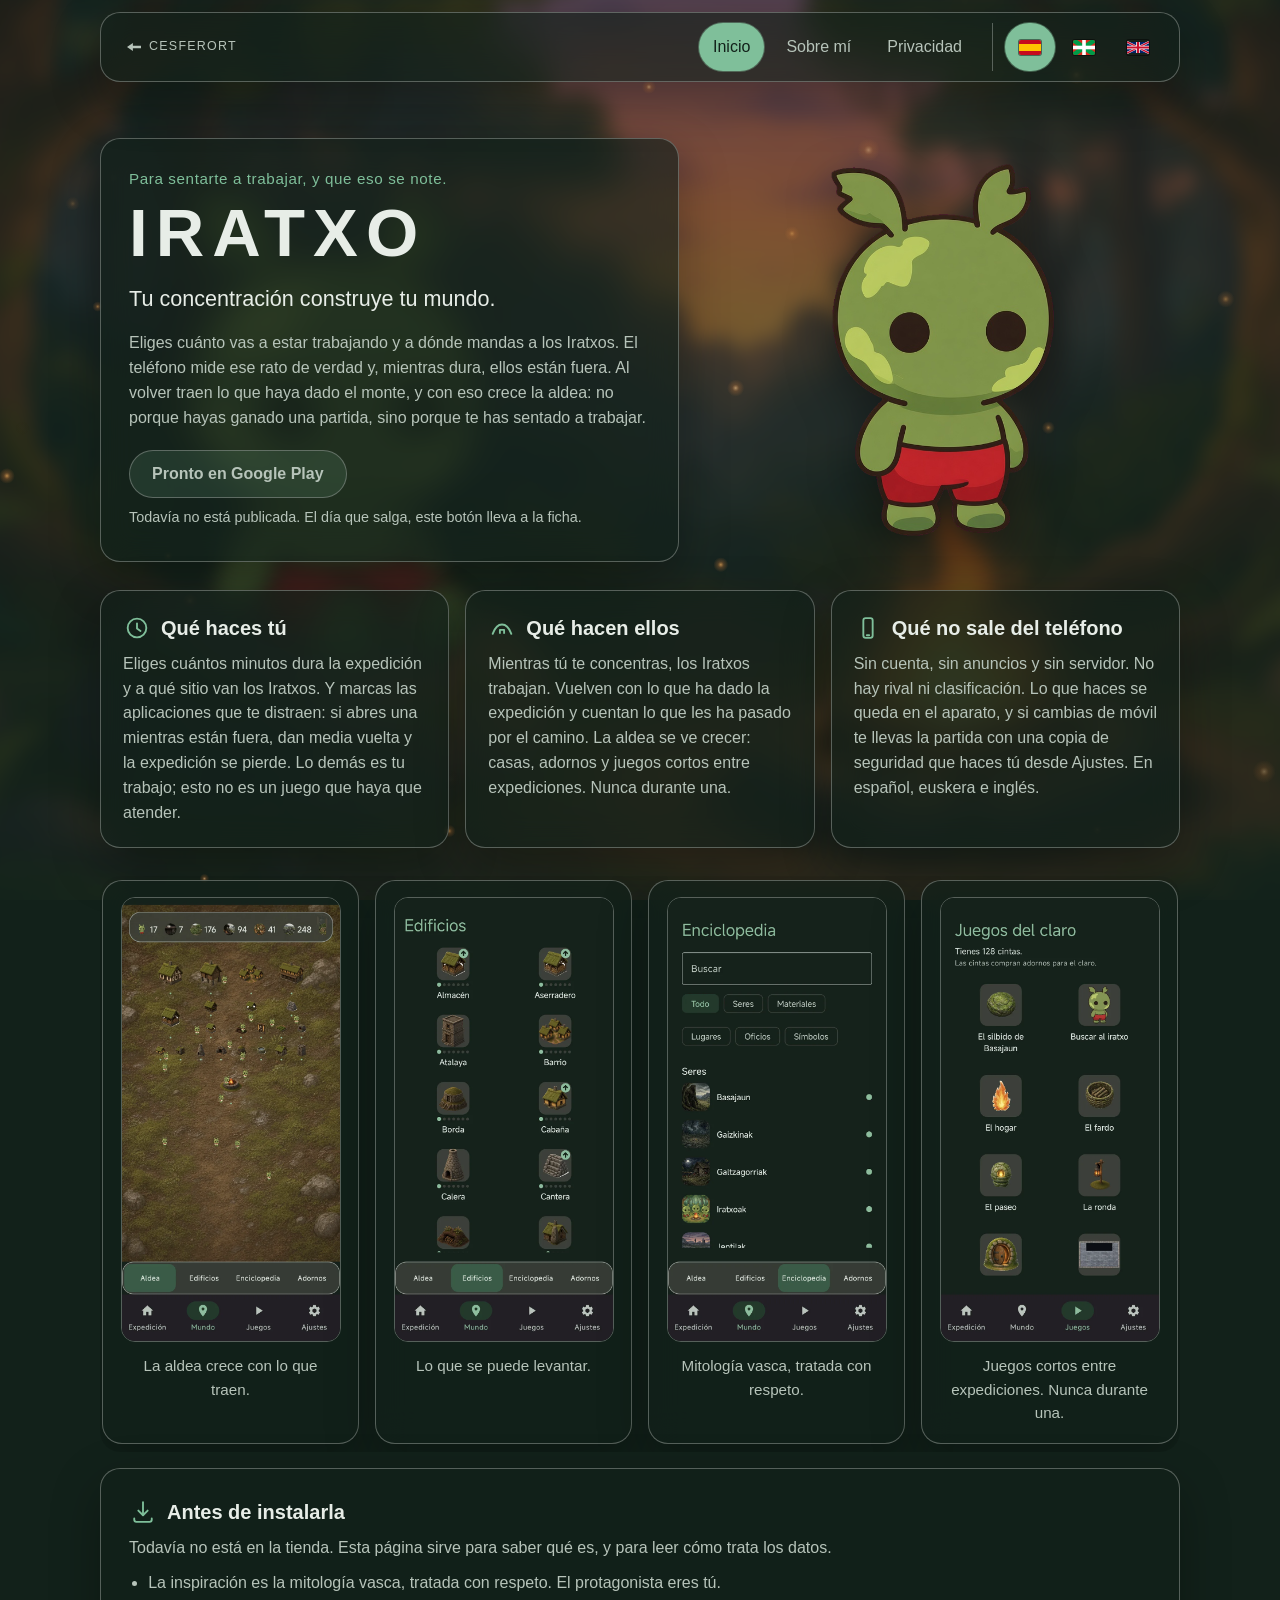
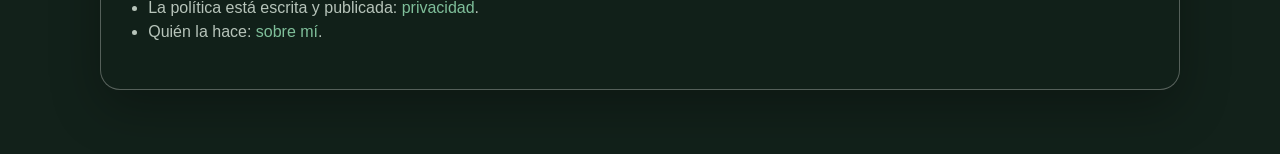
<file: index.html>
<!DOCTYPE html>
<html lang="es" translate="no">
<head>
  <meta charset="utf-8">
  <meta name="google" content="notranslate">
  <meta name="viewport" content="width=device-width, initial-scale=1">
  <title>IRATXO</title>
  <meta name="description" content="Eliges cuánto vas a trabajar y mandas a los Iratxos de expedición. IRATXO mide ese rato en el teléfono y la aldea crece con él. Sin cuentas, sin anuncios y sin servidor.">
  <link rel="canonical" href="https://cesferort.github.io/iratxo-site/">
  <meta property="og:type" content="website">
  <meta property="og:locale" content="es_ES">
  <meta property="og:title" content="IRATXO">
  <meta property="og:description" content="Eliges cuánto vas a trabajar y mandas a los Iratxos de expedición. IRATXO mide ese rato en el teléfono y la aldea crece con él. Sin cuentas, sin anuncios y sin servidor.">
  <meta property="og:url" content="https://cesferort.github.io/iratxo-site/">
  <meta property="og:image" content="https://cesferort.github.io/iratxo-site/art/share-2026-11.jpg">
  <meta property="og:image:width" content="1200">
  <meta property="og:image:height" content="630">
  <meta property="og:image:alt" content="Dos Iratxos junto a una hoguera, en el bosque.">
  <meta name="twitter:card" content="summary_large_image">
  <link rel="icon" type="image/png" sizes="32x32" href="art/favicon.png">
  <link rel="apple-touch-icon" href="art/favicon.png">
  <link rel="stylesheet" href="style.css">
</head>
<body>
  <div class="scene" aria-hidden="true"></div>
  <a class="skip" href="#contenido">Saltar al contenido</a>
  <header class="bar glass">
    <a class="home" href="https://cesferort.github.io/" target="_blank" rel="noopener">
      <span class="home-arrow" aria-hidden="true"></span>Cesferort
    </a>
    <input class="menu-check" id="menu-check" type="checkbox">
    <label class="menu-toggle" for="menu-check"><span class="visually-hidden">Menú</span><span class="burger" aria-hidden="true"></span></label>
    <nav class="nav" aria-label="Páginas">
      <a href="index.html" aria-current="page">Inicio</a>
      <a href="about/es.html">Sobre mí</a>
      <a href="privacy/es.html">Privacidad</a>
      <span class="langs">
        <a href="index.html" lang="es" aria-current="page" class="flag flag-es" aria-label="Español"><svg class="flag-svg" viewBox="0 0 22 15" aria-hidden="true"><rect width="22" height="15" fill="#c60b1e"/><rect y="4" width="22" height="7" fill="#ffc400"/></svg></a>
        <a href="eu.html" lang="eu" hreflang="eu" class="flag flag-eu" aria-label="Euskera"><svg class="flag-svg" viewBox="0 0 22 15" aria-hidden="true"><rect width="22" height="15" fill="#da291c"/><path fill="#009b48" d="M0 0h4.2L22 12.2V15h-4.2L0 2.8z"/><path fill="#009b48" d="M22 0h-4.2L0 12.2V15h4.2L22 2.8z"/><rect x="9.2" width="3.6" height="15" fill="#fff"/><rect y="5.7" width="22" height="3.6" fill="#fff"/></svg></a>
        <a href="en.html" lang="en" hreflang="en" class="flag flag-en" aria-label="Inglés"><svg class="flag-svg" viewBox="0 0 60 30" aria-hidden="true"><path fill="#012169" d="M0 0h60v30H0z"/><path stroke="#fff" stroke-width="6" d="M0 0l60 30m0-30L0 30"/><path stroke="#C8102E" stroke-width="4" d="M0 0l60 30m0-30L0 30"/><path stroke="#fff" stroke-width="10" d="M30 0v30M0 15h60"/><path stroke="#C8102E" stroke-width="6" d="M30 0v30M0 15h60"/></svg></a>
      </span>
    </nav>
  </header>
  <main id="contenido">
    <section class="hero">
      <div class="hero-copy glass">
        <p class="eyebrow">Para sentarte a trabajar, y que eso se note.</p>
        <h1>IRATXO</h1>
        <p class="lead">Tu concentración construye tu mundo.</p>
        <p class="plain">Eliges cuánto vas a estar trabajando y a dónde mandas a los Iratxos. El teléfono mide ese rato de verdad y, mientras dura, ellos están fuera. Al volver traen lo que haya dado el monte, y con eso crece la aldea: no porque hayas ganado una partida, sino porque te has sentado a trabajar.</p>
        <p class="store">
          <span class="cta cta-soon">Pronto en Google Play</span>
          <!-- Cuando la app esté publicada, este enlace sustituye al span de arriba:
               <a class="cta" href="https://play.google.com/store/apps/details?id=io.github.cesferort.iratxo">Descargar en Google Play</a> -->
        </p>
        <p class="store-note">Todavía no está publicada. El día que salga, este botón lleva a la ficha.</p>
      </div>
      <img class="hero-art" src="art/mound.png" alt="Iratxo: una criatura pequeña y verde, con pantalón rojo.">
    </section>
    <section class="cards" id="como" aria-labelledby="como-titulo">
      <h2 id="como-titulo" class="visually-hidden">Cómo funciona</h2>
      <article class="glass">
        <h2><svg viewBox="0 0 24 24" aria-hidden="true"><circle cx="12" cy="12" r="8" fill="none" stroke="currentColor" stroke-width="1.6"/><path d="M12 8v4.5l3 2" fill="none" stroke="currentColor" stroke-width="1.6" stroke-linecap="round"/></svg>Qué haces tú</h2>
        <p>Eliges cuántos minutos dura la expedición y a qué sitio van los Iratxos. Y marcas las aplicaciones que te distraen: si abres una mientras están fuera, dan media vuelta y la expedición se pierde. Lo demás es tu trabajo; esto no es un juego que haya que atender.</p>
      </article>
      <article class="glass">
        <h2><svg viewBox="0 0 24 24" aria-hidden="true"><path d="M4 17c2.2-6 4.8-8 8-8s5.8 2 8 8" fill="none" stroke="currentColor" stroke-width="1.6" stroke-linecap="round"/><path d="M10.2 17V13.6h3.6V17" fill="none" stroke="currentColor" stroke-width="1.6" stroke-linejoin="round"/></svg>Qué hacen ellos</h2>
        <p>Mientras tú te concentras, los Iratxos trabajan. Vuelven con lo que ha dado la expedición y cuentan lo que les ha pasado por el camino. La aldea se ve crecer: casas, adornos y juegos cortos entre expediciones. Nunca durante una.</p>
      </article>
      <article class="glass">
        <h2><svg viewBox="0 0 24 24" aria-hidden="true"><rect x="8" y="3.5" width="8" height="17" rx="2" fill="none" stroke="currentColor" stroke-width="1.6"/><path d="M11 18.2h2" stroke="currentColor" stroke-width="1.6" stroke-linecap="round"/></svg>Qué no sale del teléfono</h2>
        <p>Sin cuenta, sin anuncios y sin servidor. No hay rival ni clasificación. Lo que haces se queda en el aparato, y si cambias de móvil te llevas la partida con una copia de seguridad que haces tú desde Ajustes. En español, euskera e inglés.</p>
      </article>
    </section>
    <section class="shots" data-capturas aria-roledescription="carrusel" aria-label="Capturas">
      <div class="shot-row">
        <button type="button" class="shot-nav" data-prev aria-label="Captura anterior"></button>
        <div class="shot-stage" data-pista tabindex="0">
          <figure class="glass">
            <img src="art/shots/aldea.webp" width="760" height="1537" alt="La aldea de IRATXO, con casas, Iratxos y la hoguera en el centro.">
            <figcaption>La aldea crece con lo que traen.</figcaption>
          </figure>
          <figure class="glass">
            <img src="art/shots/edificios.webp" width="760" height="1537" alt="La lista de edificios de IRATXO, con el nivel de cada uno.">
            <figcaption>Lo que se puede levantar.</figcaption>
          </figure>
          <figure class="glass">
            <img src="art/shots/enciclopedia.webp" width="760" height="1537" alt="La enciclopedia de IRATXO: Basajaun, Gaizkinak, Galtzagorriak, Iratxoak, Jentilak.">
            <figcaption>Mitología vasca, tratada con respeto.</figcaption>
          </figure>
          <figure class="glass">
            <img src="art/shots/juegos.webp" width="760" height="1537" alt="Los juegos del claro de IRATXO.">
            <figcaption>Juegos cortos entre expediciones. Nunca durante una.</figcaption>
          </figure>
        </div>
        <button type="button" class="shot-nav" data-next aria-label="Captura siguiente"></button>
      </div>
      <div class="shot-dots">
        <button type="button" data-punto class="is-on" aria-label="La aldea" aria-current="true"></button>
        <button type="button" data-punto aria-label="Los edificios"></button>
        <button type="button" data-punto aria-label="La enciclopedia"></button>
        <button type="button" data-punto aria-label="Los juegos"></button>
      </div>
    </section>
    <section class="panel glass">
      <h2><svg viewBox="0 0 24 24" aria-hidden="true"><path d="M12 3.5v11" fill="none" stroke="currentColor" stroke-width="1.6" stroke-linecap="round"/><path d="M8 10.8 12 14.8l4-4" fill="none" stroke="currentColor" stroke-width="1.6" stroke-linecap="round" stroke-linejoin="round"/><path d="M4.5 17.5v1.2a1.8 1.8 0 0 0 1.8 1.8h11.4a1.8 1.8 0 0 0 1.8-1.8v-1.2" fill="none" stroke="currentColor" stroke-width="1.6" stroke-linecap="round"/></svg>Antes de instalarla</h2>
      <p>Todavía no está en la tienda. Esta página sirve para saber qué es, y para leer cómo trata los datos.</p>
      <ul>
        <li>La inspiración es la mitología vasca, tratada con respeto. El protagonista eres tú.</li>
        <li>La política está escrita y publicada: <a href="privacy/es.html">privacidad</a>.</li>
        <li>Quién la hace: <a href="about/es.html">sobre mí</a>.</li>
      </ul>
    </section>
  </main>
  <script src="embers.js"></script>
  <script src="capturas.js"></script>
</body>
</html>
</file>
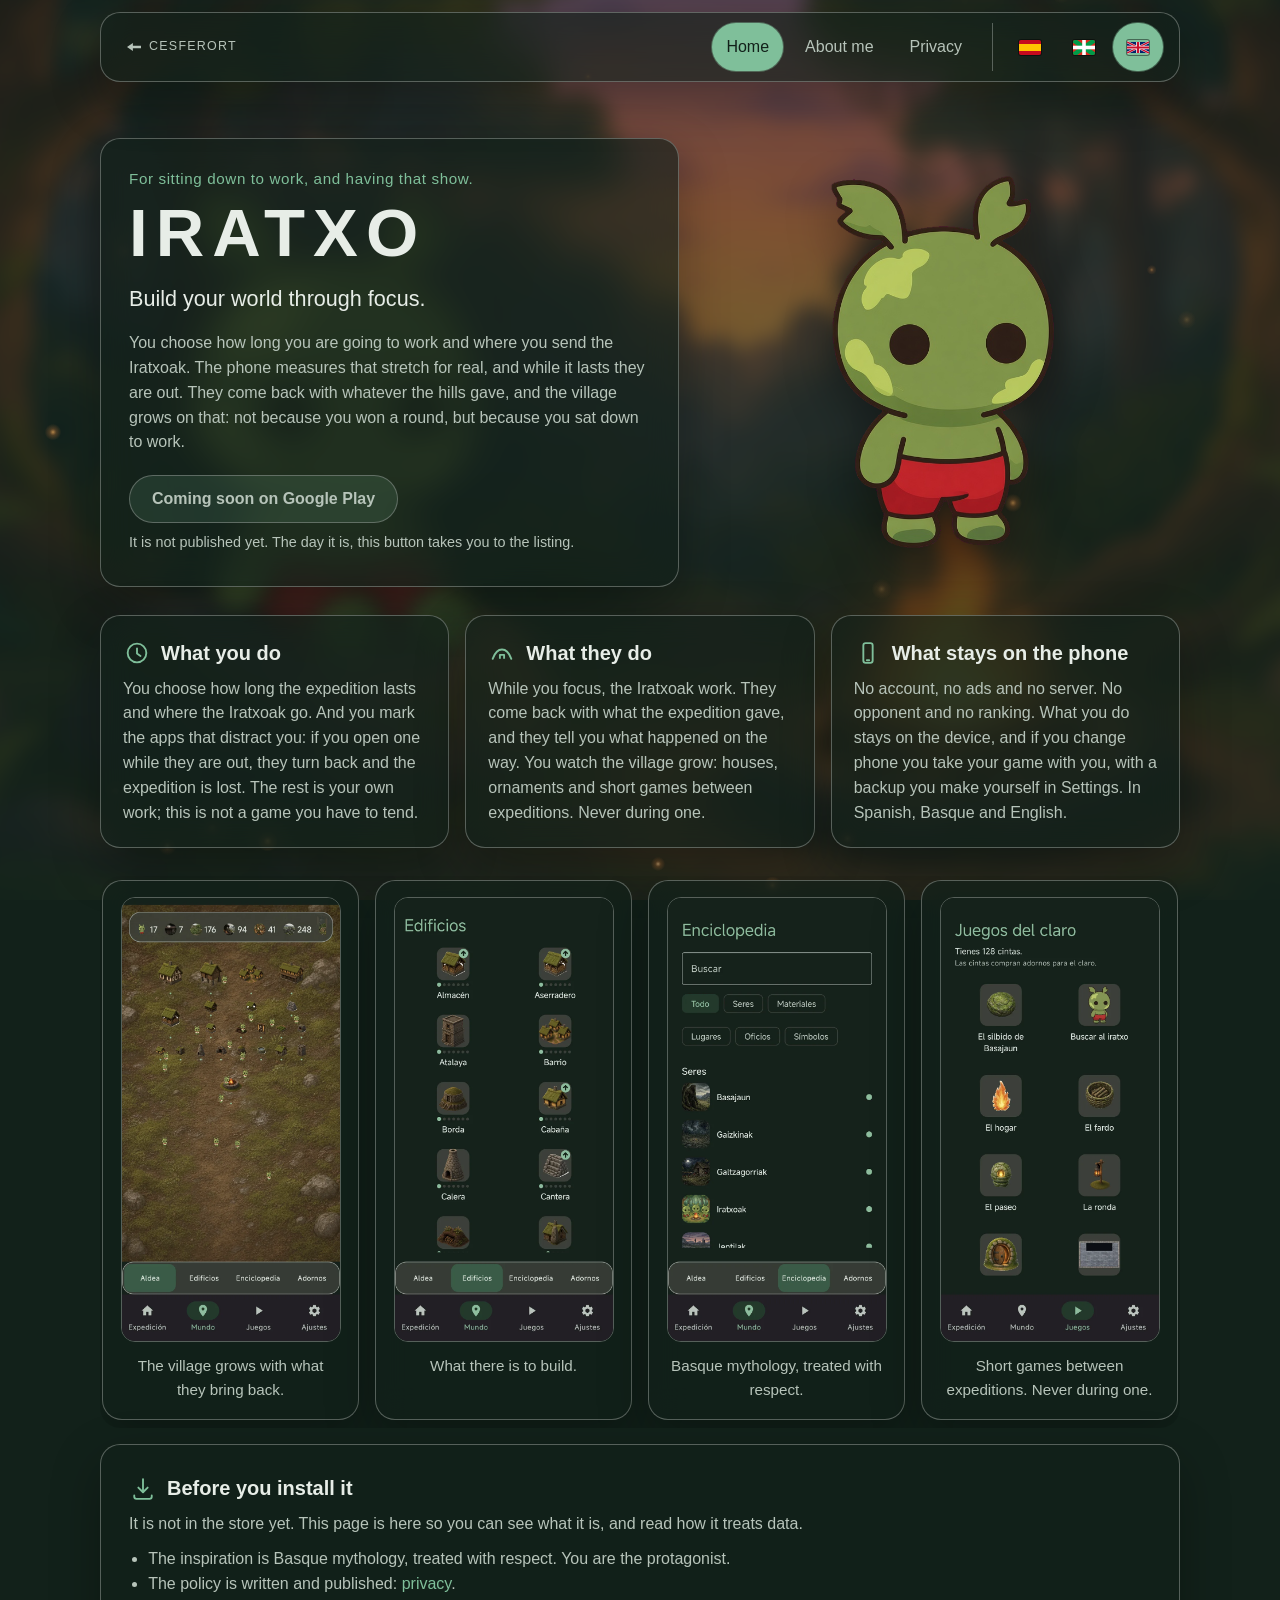
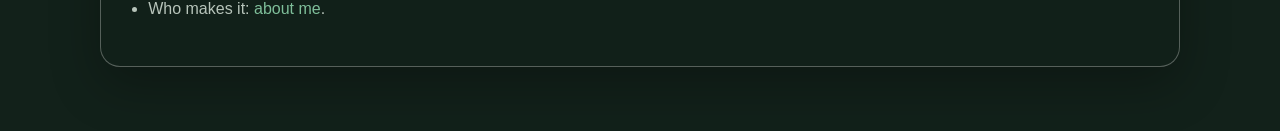
<file: en.html>
<!DOCTYPE html>
<html lang="en" translate="no">
<head>
  <meta charset="utf-8">
  <meta name="google" content="notranslate">
  <meta name="viewport" content="width=device-width, initial-scale=1">
  <title>IRATXO</title>
  <meta name="description" content="You choose how long you will work and send the Iratxoak out on an expedition. IRATXO measures that stretch on the phone, and the village grows with it. No account, no ads and no server.">
  <link rel="canonical" href="https://cesferort.github.io/iratxo-site/en.html">
  <meta property="og:type" content="website">
  <meta property="og:locale" content="en_GB">
  <meta property="og:title" content="IRATXO">
  <meta property="og:description" content="You choose how long you will work and send the Iratxoak out on an expedition. IRATXO measures that stretch on the phone, and the village grows with it. No account, no ads and no server.">
  <meta property="og:url" content="https://cesferort.github.io/iratxo-site/en.html">
  <meta property="og:image" content="https://cesferort.github.io/iratxo-site/art/share-2026-11.jpg">
  <meta property="og:image:width" content="1200">
  <meta property="og:image:height" content="630">
  <meta property="og:image:alt" content="Dos Iratxos junto a una hoguera, en el bosque.">
  <meta name="twitter:card" content="summary_large_image">
  <link rel="icon" type="image/png" sizes="32x32" href="art/favicon.png">
  <link rel="apple-touch-icon" href="art/favicon.png">
  <link rel="stylesheet" href="style.css">
</head>
<body>
  <div class="scene" aria-hidden="true"></div>
  <a class="skip" href="#content">Skip to content</a>
  <header class="bar glass">
    <a class="home" href="https://cesferort.github.io/" target="_blank" rel="noopener">
      <span class="home-arrow" aria-hidden="true"></span>Cesferort
    </a>
    <input class="menu-check" id="menu-check" type="checkbox">
    <label class="menu-toggle" for="menu-check"><span class="visually-hidden">Menu</span><span class="burger" aria-hidden="true"></span></label>
    <nav class="nav" aria-label="Pages">
      <a href="en.html" aria-current="page">Home</a>
      <a href="about/en.html">About me</a>
      <a href="privacy/en.html">Privacy</a>
      <span class="langs">
        <a href="index.html" lang="es" hreflang="es" class="flag flag-es" aria-label="Spanish"><svg class="flag-svg" viewBox="0 0 22 15" aria-hidden="true"><rect width="22" height="15" fill="#c60b1e"/><rect y="4" width="22" height="7" fill="#ffc400"/></svg></a>
        <a href="eu.html" lang="eu" hreflang="eu" class="flag flag-eu" aria-label="Basque"><svg class="flag-svg" viewBox="0 0 22 15" aria-hidden="true"><rect width="22" height="15" fill="#da291c"/><path fill="#009b48" d="M0 0h4.2L22 12.2V15h-4.2L0 2.8z"/><path fill="#009b48" d="M22 0h-4.2L0 12.2V15h4.2L22 2.8z"/><rect x="9.2" width="3.6" height="15" fill="#fff"/><rect y="5.7" width="22" height="3.6" fill="#fff"/></svg></a>
        <a href="en.html" lang="en" aria-current="page" class="flag flag-en" aria-label="English"><svg class="flag-svg" viewBox="0 0 60 30" aria-hidden="true"><path fill="#012169" d="M0 0h60v30H0z"/><path stroke="#fff" stroke-width="6" d="M0 0l60 30m0-30L0 30"/><path stroke="#C8102E" stroke-width="4" d="M0 0l60 30m0-30L0 30"/><path stroke="#fff" stroke-width="10" d="M30 0v30M0 15h60"/><path stroke="#C8102E" stroke-width="6" d="M30 0v30M0 15h60"/></svg></a>
      </span>
    </nav>
  </header>
  <main id="content">
    <section class="hero">
      <div class="hero-copy glass">
        <p class="eyebrow">For sitting down to work, and having that show.</p>
        <h1>IRATXO</h1>
        <p class="lead">Build your world through focus.</p>
        <p class="plain">You choose how long you are going to work and where you send the Iratxoak. The phone measures that stretch for real, and while it lasts they are out. They come back with whatever the hills gave, and the village grows on that: not because you won a round, but because you sat down to work.</p>
        <p class="store">
          <span class="cta cta-soon">Coming soon on Google Play</span>
          <!-- Once the app is published, this link replaces the span above:
               <a class="cta" href="https://play.google.com/store/apps/details?id=io.github.cesferort.iratxo">Get it on Google Play</a> -->
        </p>
        <p class="store-note">It is not published yet. The day it is, this button takes you to the listing.</p>
      </div>
      <img class="hero-art" src="art/mound.png" alt="An Iratxo: a small green creature in red trousers.">
    </section>
    <section class="cards" id="how">
      <h2 class="visually-hidden">How it works</h2>
      <article class="glass">
        <h2><svg viewBox="0 0 24 24" aria-hidden="true"><circle cx="12" cy="12" r="8" fill="none" stroke="currentColor" stroke-width="1.6"/><path d="M12 8v4.5l3 2" fill="none" stroke="currentColor" stroke-width="1.6" stroke-linecap="round"/></svg>What you do</h2>
        <p>You choose how long the expedition lasts and where the Iratxoak go. And you mark the apps that distract you: if you open one while they are out, they turn back and the expedition is lost. The rest is your own work; this is not a game you have to tend.</p>
      </article>
      <article class="glass">
        <h2><svg viewBox="0 0 24 24" aria-hidden="true"><path d="M4 17c2.2-6 4.8-8 8-8s5.8 2 8 8" fill="none" stroke="currentColor" stroke-width="1.6" stroke-linecap="round"/><path d="M10.2 17V13.6h3.6V17" fill="none" stroke="currentColor" stroke-width="1.6" stroke-linejoin="round"/></svg>What they do</h2>
        <p>While you focus, the Iratxoak work. They come back with what the expedition gave, and they tell you what happened on the way. You watch the village grow: houses, ornaments and short games between expeditions. Never during one.</p>
      </article>
      <article class="glass">
        <h2><svg viewBox="0 0 24 24" aria-hidden="true"><rect x="8" y="3.5" width="8" height="17" rx="2" fill="none" stroke="currentColor" stroke-width="1.6"/><path d="M11 18.2h2" stroke="currentColor" stroke-width="1.6" stroke-linecap="round"/></svg>What stays on the phone</h2>
        <p>No account, no ads and no server. No opponent and no ranking. What you do stays on the device, and if you change phone you take your game with you, with a backup you make yourself in Settings. In Spanish, Basque and English.</p>
      </article>
    </section>
    <section class="shots" data-capturas aria-roledescription="carousel" aria-label="Screenshots">
      <div class="shot-row">
        <button type="button" class="shot-nav" data-prev aria-label="Previous screenshot"></button>
        <div class="shot-stage" data-pista tabindex="0">
          <figure class="glass">
            <img src="art/shots/aldea.webp" width="760" height="1537" alt="IRATXO's village, with houses, Iratxos and the fire in the middle.">
            <figcaption>The village grows with what they bring back.</figcaption>
          </figure>
          <figure class="glass">
            <img src="art/shots/edificios.webp" width="760" height="1537" alt="IRATXO's building list, with the level of each one.">
            <figcaption>What there is to build.</figcaption>
          </figure>
          <figure class="glass">
            <img src="art/shots/enciclopedia.webp" width="760" height="1537" alt="IRATXO's encyclopedia: Basajaun, Gaizkinak, Galtzagorriak, Iratxoak, Jentilak.">
            <figcaption>Basque mythology, treated with respect.</figcaption>
          </figure>
          <figure class="glass">
            <img src="art/shots/juegos.webp" width="760" height="1537" alt="The clearing games in IRATXO.">
            <figcaption>Short games between expeditions. Never during one.</figcaption>
          </figure>
        </div>
        <button type="button" class="shot-nav" data-next aria-label="Next screenshot"></button>
      </div>
      <div class="shot-dots">
        <button type="button" data-punto class="is-on" aria-label="The village" aria-current="true"></button>
        <button type="button" data-punto aria-label="The buildings"></button>
        <button type="button" data-punto aria-label="The encyclopedia"></button>
        <button type="button" data-punto aria-label="The games"></button>
      </div>
    </section>
    <section class="panel glass">
      <h2><svg viewBox="0 0 24 24" aria-hidden="true"><path d="M12 3.5v11" fill="none" stroke="currentColor" stroke-width="1.6" stroke-linecap="round"/><path d="M8 10.8 12 14.8l4-4" fill="none" stroke="currentColor" stroke-width="1.6" stroke-linecap="round" stroke-linejoin="round"/><path d="M4.5 17.5v1.2a1.8 1.8 0 0 0 1.8 1.8h11.4a1.8 1.8 0 0 0 1.8-1.8v-1.2" fill="none" stroke="currentColor" stroke-width="1.6" stroke-linecap="round"/></svg>Before you install it</h2>
      <p>It is not in the store yet. This page is here so you can see what it is, and read how it treats data.</p>
      <ul>
        <li>The inspiration is Basque mythology, treated with respect. You are the protagonist.</li>
        <li>The policy is written and published: <a href="privacy/en.html">privacy</a>.</li>
        <li>Who makes it: <a href="about/en.html">about me</a>.</li>
      </ul>
    </section>
  </main>
  <script src="embers.js"></script>
  <script src="capturas.js"></script>
</body>
</html>
</file>
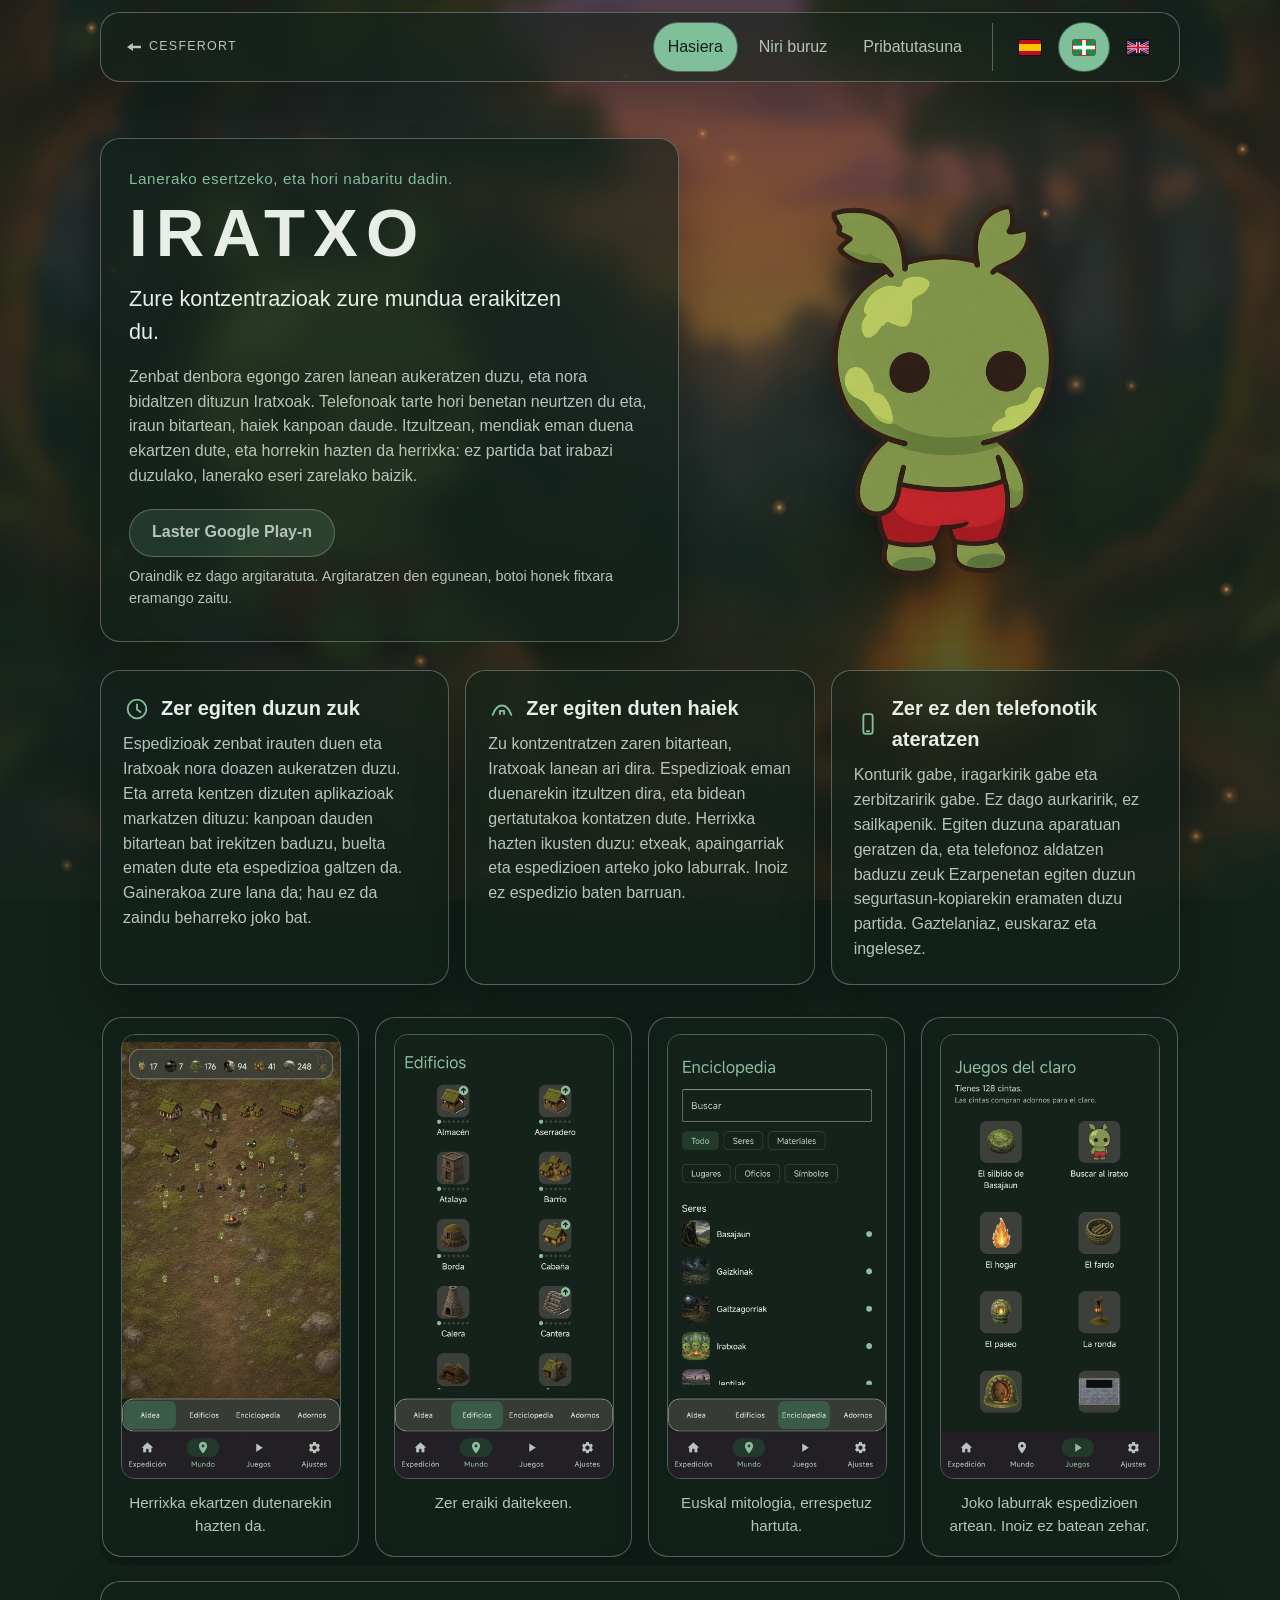
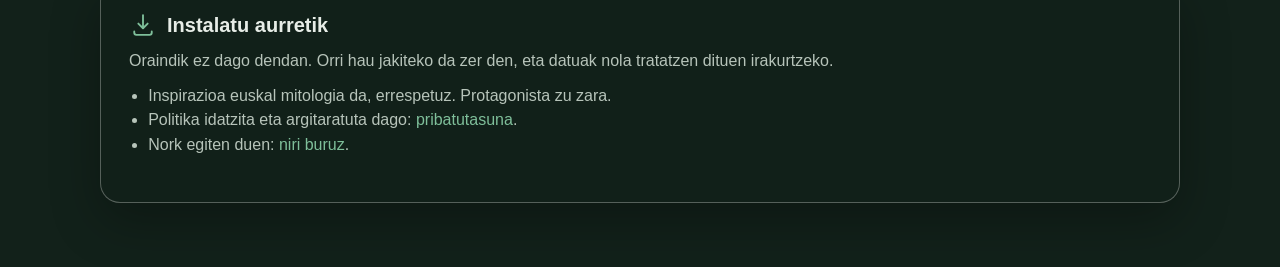
<file: eu.html>
<!DOCTYPE html>
<html lang="eu" translate="no">
<head>
  <meta charset="utf-8">
  <meta name="google" content="notranslate">
  <meta name="viewport" content="width=device-width, initial-scale=1">
  <title>IRATXO</title>
  <meta name="description" content="Zenbat denbora lan egingo duzun aukeratzen duzu eta Iratxoak espediziora bidaltzen dituzu. IRATXOk tarte hori telefonoan neurtzen du, eta herrixka harekin hazten da. Konturik gabe, iragarkirik gabe eta zerbitzaririk gabe.">
  <link rel="canonical" href="https://cesferort.github.io/iratxo-site/eu.html">
  <meta property="og:type" content="website">
  <meta property="og:locale" content="eu_ES">
  <meta property="og:title" content="IRATXO">
  <meta property="og:description" content="Zenbat denbora lan egingo duzun aukeratzen duzu eta Iratxoak espediziora bidaltzen dituzu. IRATXOk tarte hori telefonoan neurtzen du, eta herrixka harekin hazten da. Konturik gabe, iragarkirik gabe eta zerbitzaririk gabe.">
  <meta property="og:url" content="https://cesferort.github.io/iratxo-site/eu.html">
  <meta property="og:image" content="https://cesferort.github.io/iratxo-site/art/share-2026-11.jpg">
  <meta property="og:image:width" content="1200">
  <meta property="og:image:height" content="630">
  <meta property="og:image:alt" content="Dos Iratxos junto a una hoguera, en el bosque.">
  <meta name="twitter:card" content="summary_large_image">
  <link rel="icon" type="image/png" sizes="32x32" href="art/favicon.png">
  <link rel="apple-touch-icon" href="art/favicon.png">
  <link rel="stylesheet" href="style.css">
</head>
<body>
  <div class="scene" aria-hidden="true"></div>
  <a class="skip" href="#edukia">Edukira joan</a>
  <header class="bar glass">
    <a class="home" href="https://cesferort.github.io/" target="_blank" rel="noopener">
      <span class="home-arrow" aria-hidden="true"></span>Cesferort
    </a>
    <input class="menu-check" id="menu-check" type="checkbox">
    <label class="menu-toggle" for="menu-check"><span class="visually-hidden">Menua</span><span class="burger" aria-hidden="true"></span></label>
    <nav class="nav" aria-label="Orriak">
      <a href="eu.html" aria-current="page">Hasiera</a>
      <a href="about/eu.html">Niri buruz</a>
      <a href="privacy/eu.html">Pribatutasuna</a>
      <span class="langs">
        <a href="index.html" lang="es" hreflang="es" class="flag flag-es" aria-label="Gaztelania"><svg class="flag-svg" viewBox="0 0 22 15" aria-hidden="true"><rect width="22" height="15" fill="#c60b1e"/><rect y="4" width="22" height="7" fill="#ffc400"/></svg></a>
        <a href="eu.html" lang="eu" aria-current="page" class="flag flag-eu" aria-label="Euskara"><svg class="flag-svg" viewBox="0 0 22 15" aria-hidden="true"><rect width="22" height="15" fill="#da291c"/><path fill="#009b48" d="M0 0h4.2L22 12.2V15h-4.2L0 2.8z"/><path fill="#009b48" d="M22 0h-4.2L0 12.2V15h4.2L22 2.8z"/><rect x="9.2" width="3.6" height="15" fill="#fff"/><rect y="5.7" width="22" height="3.6" fill="#fff"/></svg></a>
        <a href="en.html" lang="en" hreflang="en" class="flag flag-en" aria-label="Ingelesa"><svg class="flag-svg" viewBox="0 0 60 30" aria-hidden="true"><path fill="#012169" d="M0 0h60v30H0z"/><path stroke="#fff" stroke-width="6" d="M0 0l60 30m0-30L0 30"/><path stroke="#C8102E" stroke-width="4" d="M0 0l60 30m0-30L0 30"/><path stroke="#fff" stroke-width="10" d="M30 0v30M0 15h60"/><path stroke="#C8102E" stroke-width="6" d="M30 0v30M0 15h60"/></svg></a>
      </span>
    </nav>
  </header>
  <main id="edukia">
    <section class="hero">
      <div class="hero-copy glass">
        <p class="eyebrow">Lanerako esertzeko, eta hori nabaritu dadin.</p>
        <h1>IRATXO</h1>
        <p class="lead">Zure kontzentrazioak zure mundua eraikitzen du.</p>
        <p class="plain">Zenbat denbora egongo zaren lanean aukeratzen duzu, eta nora bidaltzen dituzun Iratxoak. Telefonoak tarte hori benetan neurtzen du eta, iraun bitartean, haiek kanpoan daude. Itzultzean, mendiak eman duena ekartzen dute, eta horrekin hazten da herrixka: ez partida bat irabazi duzulako, lanerako eseri zarelako baizik.</p>
        <p class="store">
          <span class="cta cta-soon">Laster Google Play-n</span>
          <!-- Aplikazioa argitaratzean, esteka honek goiko span-a ordezkatzen du:
               <a class="cta" href="https://play.google.com/store/apps/details?id=io.github.cesferort.iratxo">Google Play-n eskuratu</a> -->
        </p>
        <p class="store-note">Oraindik ez dago argitaratuta. Argitaratzen den egunean, botoi honek fitxara eramango zaitu.</p>
      </div>
      <img class="hero-art" src="art/mound.png" alt="Iratxo bat: izaki txiki berdea, galtza gorriekin.">
    </section>
    <section class="cards" id="nola">
      <h2 class="visually-hidden">Nola dabilen</h2>
      <article class="glass">
        <h2><svg viewBox="0 0 24 24" aria-hidden="true"><circle cx="12" cy="12" r="8" fill="none" stroke="currentColor" stroke-width="1.6"/><path d="M12 8v4.5l3 2" fill="none" stroke="currentColor" stroke-width="1.6" stroke-linecap="round"/></svg>Zer egiten duzun zuk</h2>
        <p>Espedizioak zenbat irauten duen eta Iratxoak nora doazen aukeratzen duzu. Eta arreta kentzen dizuten aplikazioak markatzen dituzu: kanpoan dauden bitartean bat irekitzen baduzu, buelta ematen dute eta espedizioa galtzen da. Gainerakoa zure lana da; hau ez da zaindu beharreko joko bat.</p>
      </article>
      <article class="glass">
        <h2><svg viewBox="0 0 24 24" aria-hidden="true"><path d="M4 17c2.2-6 4.8-8 8-8s5.8 2 8 8" fill="none" stroke="currentColor" stroke-width="1.6" stroke-linecap="round"/><path d="M10.2 17V13.6h3.6V17" fill="none" stroke="currentColor" stroke-width="1.6" stroke-linejoin="round"/></svg>Zer egiten duten haiek</h2>
        <p>Zu kontzentratzen zaren bitartean, Iratxoak lanean ari dira. Espedizioak eman duenarekin itzultzen dira, eta bidean gertatutakoa kontatzen dute. Herrixka hazten ikusten duzu: etxeak, apaingarriak eta espedizioen arteko joko laburrak. Inoiz ez espedizio baten barruan.</p>
      </article>
      <article class="glass">
        <h2><svg viewBox="0 0 24 24" aria-hidden="true"><rect x="8" y="3.5" width="8" height="17" rx="2" fill="none" stroke="currentColor" stroke-width="1.6"/><path d="M11 18.2h2" stroke="currentColor" stroke-width="1.6" stroke-linecap="round"/></svg>Zer ez den telefonotik ateratzen</h2>
        <p>Konturik gabe, iragarkirik gabe eta zerbitzaririk gabe. Ez dago aurkaririk, ez sailkapenik. Egiten duzuna aparatuan geratzen da, eta telefonoz aldatzen baduzu zeuk Ezarpenetan egiten duzun segurtasun-kopiarekin eramaten duzu partida. Gaztelaniaz, euskaraz eta ingelesez.</p>
      </article>
    </section>
    <section class="shots" data-capturas aria-roledescription="karrusela" aria-label="Argazkiak">
      <div class="shot-row">
        <button type="button" class="shot-nav" data-prev aria-label="Aurreko argazkia"></button>
        <div class="shot-stage" data-pista tabindex="0">
          <figure class="glass">
            <img src="art/shots/aldea.webp" width="760" height="1537" alt="IRATXOren herrixka, etxeekin, Iratxoekin eta erdian sua.">
            <figcaption>Herrixka ekartzen dutenarekin hazten da.</figcaption>
          </figure>
          <figure class="glass">
            <img src="art/shots/edificios.webp" width="760" height="1537" alt="IRATXOren eraikinen zerrenda, bakoitzaren mailarekin.">
            <figcaption>Zer eraiki daitekeen.</figcaption>
          </figure>
          <figure class="glass">
            <img src="art/shots/enciclopedia.webp" width="760" height="1537" alt="IRATXOren entziklopedia: Basajaun, Gaizkinak, Galtzagorriak, Iratxoak, Jentilak.">
            <figcaption>Euskal mitologia, errespetuz hartuta.</figcaption>
          </figure>
          <figure class="glass">
            <img src="art/shots/juegos.webp" width="760" height="1537" alt="IRATXOren soilguneko jokoak.">
            <figcaption>Joko laburrak espedizioen artean. Inoiz ez batean zehar.</figcaption>
          </figure>
        </div>
        <button type="button" class="shot-nav" data-next aria-label="Hurrengo argazkia"></button>
      </div>
      <div class="shot-dots">
        <button type="button" data-punto class="is-on" aria-label="Herrixka" aria-current="true"></button>
        <button type="button" data-punto aria-label="Eraikinak"></button>
        <button type="button" data-punto aria-label="Entziklopedia"></button>
        <button type="button" data-punto aria-label="Jokoak"></button>
      </div>
    </section>
    <section class="panel glass">
      <h2><svg viewBox="0 0 24 24" aria-hidden="true"><path d="M12 3.5v11" fill="none" stroke="currentColor" stroke-width="1.6" stroke-linecap="round"/><path d="M8 10.8 12 14.8l4-4" fill="none" stroke="currentColor" stroke-width="1.6" stroke-linecap="round" stroke-linejoin="round"/><path d="M4.5 17.5v1.2a1.8 1.8 0 0 0 1.8 1.8h11.4a1.8 1.8 0 0 0 1.8-1.8v-1.2" fill="none" stroke="currentColor" stroke-width="1.6" stroke-linecap="round"/></svg>Instalatu aurretik</h2>
      <p>Oraindik ez dago dendan. Orri hau jakiteko da zer den, eta datuak nola tratatzen dituen irakurtzeko.</p>
      <ul>
        <li>Inspirazioa euskal mitologia da, errespetuz. Protagonista zu zara.</li>
        <li>Politika idatzita eta argitaratuta dago: <a href="privacy/eu.html">pribatutasuna</a>.</li>
        <li>Nork egiten duen: <a href="about/eu.html">niri buruz</a>.</li>
      </ul>
    </section>
  </main>
  <script src="embers.js"></script>
  <script src="capturas.js"></script>
</body>
</html>
</file>
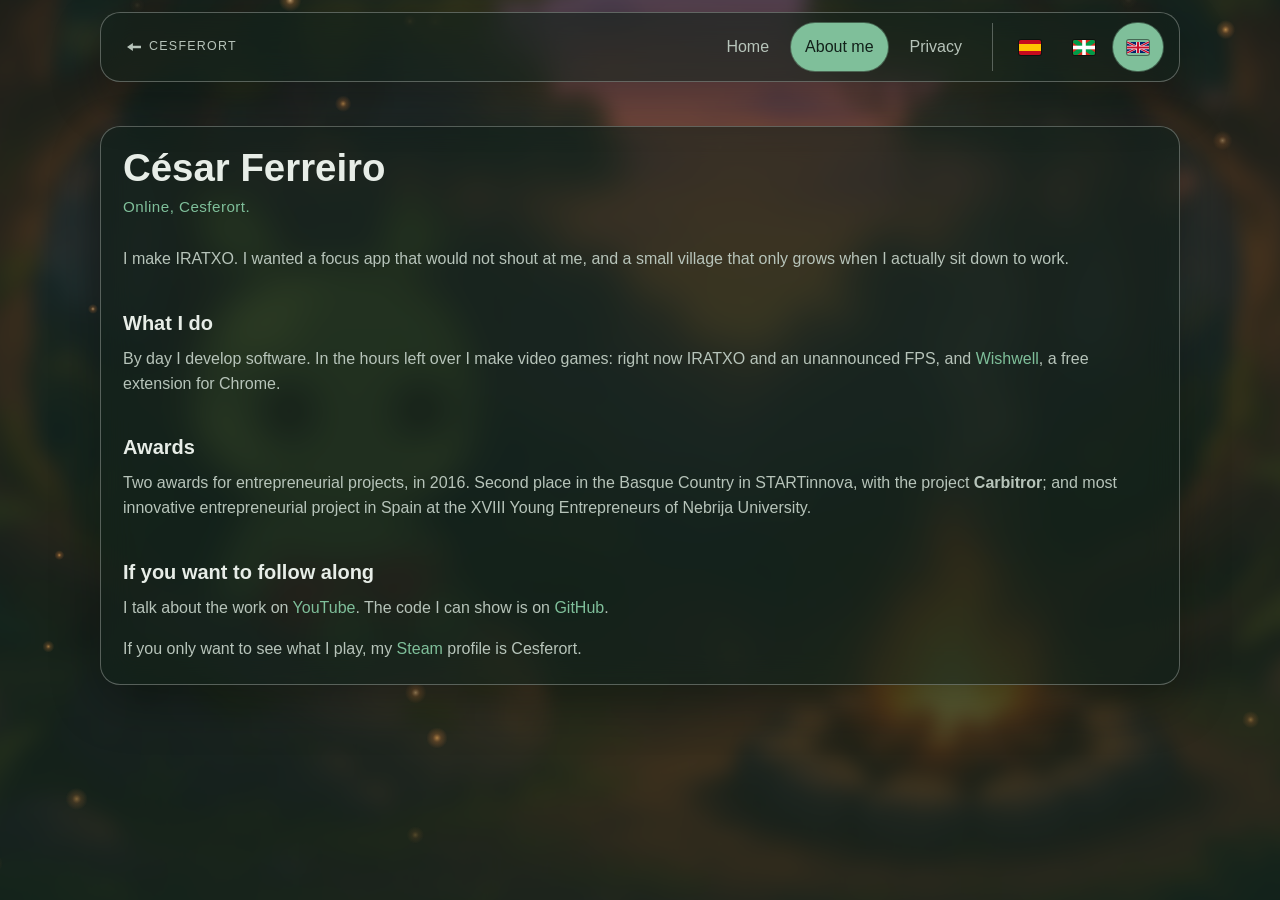
<file: about/en.html>
<!DOCTYPE html>
<html lang="en" translate="no">
<head>
  <meta charset="utf-8">
  <meta name="google" content="notranslate">
  <meta name="viewport" content="width=device-width, initial-scale=1">
  <title>About me</title>
  <meta name="description" content="I'm César Ferreiro. I make IRATXO: a focus app, and a village that only grows when I actually sit down to work.">
  <link rel="canonical" href="https://cesferort.github.io/iratxo-site/about/en.html">
  <meta property="og:type" content="website">
  <meta property="og:locale" content="en_GB">
  <meta property="og:title" content="About me - IRATXO">
  <meta property="og:description" content="I'm César Ferreiro. I make IRATXO: a focus app, and a village that only grows when I actually sit down to work.">
  <meta property="og:url" content="https://cesferort.github.io/iratxo-site/about/en.html">
  <meta property="og:image" content="https://cesferort.github.io/iratxo-site/art/share-2026-11.jpg">
  <meta property="og:image:width" content="1200">
  <meta property="og:image:height" content="630">
  <meta property="og:image:alt" content="Dos Iratxos junto a una hoguera, en el bosque.">
  <meta name="twitter:card" content="summary_large_image">
  <link rel="icon" type="image/png" sizes="32x32" href="../art/favicon.png">
  <link rel="apple-touch-icon" href="../art/favicon.png">
  <link rel="stylesheet" href="../style.css">
</head>
<body>
  <div class="scene" aria-hidden="true"></div>
  <a class="skip" href="#content">Skip to content</a>
  <header class="bar glass">
    <a class="home" href="https://cesferort.github.io/" target="_blank" rel="noopener">
      <span class="home-arrow" aria-hidden="true"></span>Cesferort
    </a>
    <input class="menu-check" id="menu-check" type="checkbox">
    <label class="menu-toggle" for="menu-check"><span class="visually-hidden">Menu</span><span class="burger" aria-hidden="true"></span></label>
    <nav class="nav" aria-label="Pages">
      <a href="../en.html">Home</a>
      <a href="en.html" aria-current="page">About me</a>
      <a href="../privacy/en.html">Privacy</a>
      <span class="langs">
        <a href="es.html" lang="es" hreflang="es" class="flag flag-es" aria-label="Spanish"><svg class="flag-svg" viewBox="0 0 22 15" aria-hidden="true"><rect width="22" height="15" fill="#c60b1e"/><rect y="4" width="22" height="7" fill="#ffc400"/></svg></a>
        <a href="eu.html" lang="eu" hreflang="eu" class="flag flag-eu" aria-label="Basque"><svg class="flag-svg" viewBox="0 0 22 15" aria-hidden="true"><rect width="22" height="15" fill="#da291c"/><path fill="#009b48" d="M0 0h4.2L22 12.2V15h-4.2L0 2.8z"/><path fill="#009b48" d="M22 0h-4.2L0 12.2V15h4.2L22 2.8z"/><rect x="9.2" width="3.6" height="15" fill="#fff"/><rect y="5.7" width="22" height="3.6" fill="#fff"/></svg></a>
        <a href="en.html" lang="en" aria-current="page" class="flag flag-en" aria-label="English"><svg class="flag-svg" viewBox="0 0 60 30" aria-hidden="true"><path fill="#012169" d="M0 0h60v30H0z"/><path stroke="#fff" stroke-width="6" d="M0 0l60 30m0-30L0 30"/><path stroke="#C8102E" stroke-width="4" d="M0 0l60 30m0-30L0 30"/><path stroke="#fff" stroke-width="10" d="M30 0v30M0 15h60"/><path stroke="#C8102E" stroke-width="6" d="M30 0v30M0 15h60"/></svg></a>
      </span>
    </nav>
  </header>
  <main id="content">
    <article class="panel glass page">
      <h1>César Ferreiro</h1>
      <p class="updated">Online, Cesferort.</p>
      <p>I make IRATXO. I wanted a focus app that would not shout at me, and a small village that only grows when I actually sit down to work.</p>
      <h2>What I do</h2>
      <p>By day I develop software. In the hours left over I make video games: right now IRATXO and an unannounced FPS, and <a href="https://github.com/Cesferort/wishwell" target="_blank" rel="noopener noreferrer">Wishwell</a>, a free extension for Chrome.</p>
      <h2>Awards</h2>
      <p>Two awards for entrepreneurial projects, in 2016. Second place in the Basque Country in STARTinnova, with the project <strong>Carbitror</strong>; and most innovative entrepreneurial project in Spain at the XVIII Young Entrepreneurs of Nebrija University.</p>
      <h2>If you want to follow along</h2>
      <p>I talk about the work on <a href="https://www.youtube.com/c/Cesferort" target="_blank" rel="noopener noreferrer">YouTube</a>. The code I can show is on <a href="https://github.com/Cesferort" target="_blank" rel="noopener noreferrer">GitHub</a>.</p>
      <p>If you only want to see what I play, my <a href="https://steamcommunity.com/id/cesferort/" target="_blank" rel="noopener noreferrer">Steam</a> profile is Cesferort.</p>
    </article>
  </main>
  <script src="../embers.js"></script>
</body>
</html>
</file>
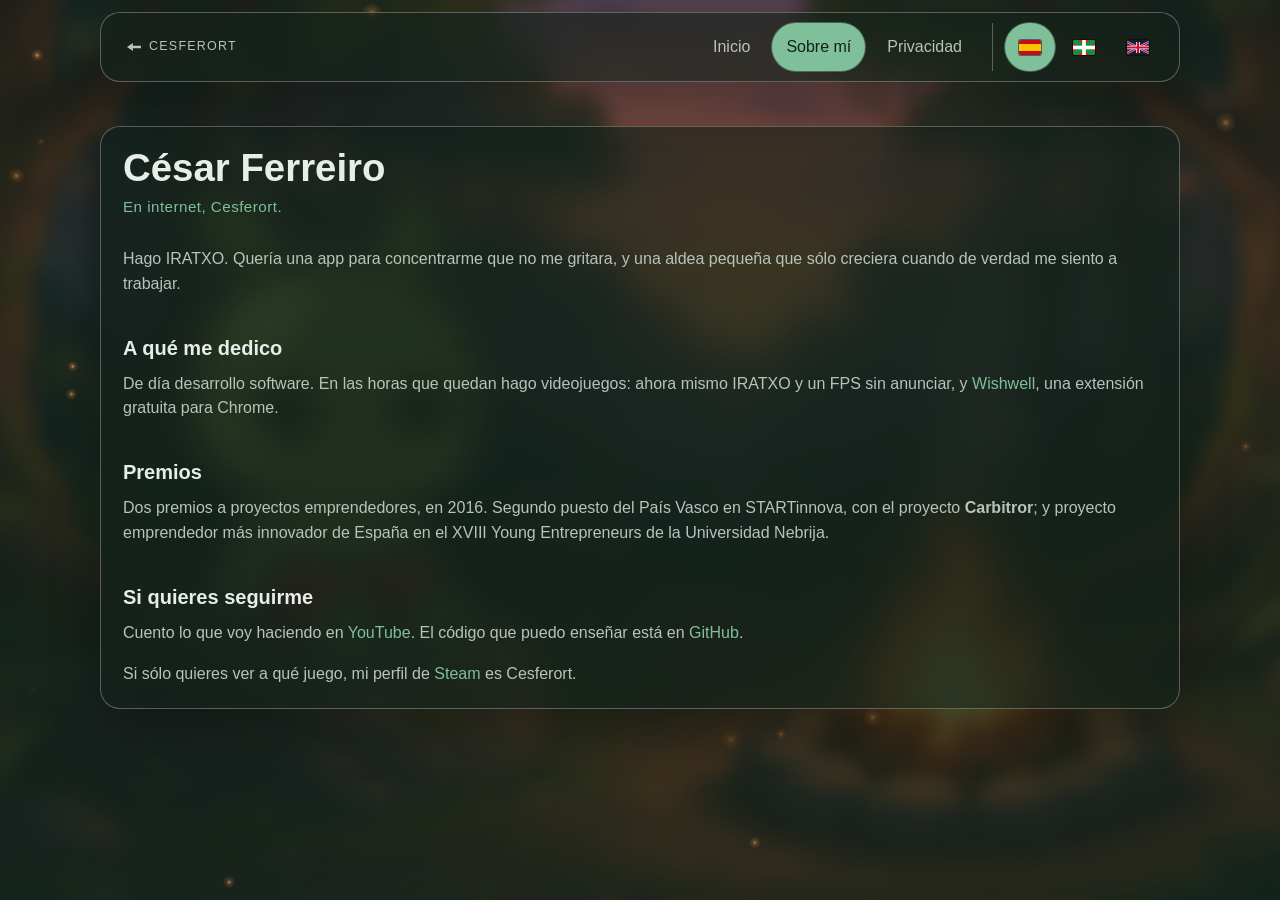
<file: about/es.html>
<!DOCTYPE html>
<html lang="es" translate="no">
<head>
  <meta charset="utf-8">
  <meta name="google" content="notranslate">
  <meta name="viewport" content="width=device-width, initial-scale=1">
  <title>Sobre mí</title>
  <meta name="description" content="Soy César Ferreiro. Hago IRATXO: una app para concentrarme, y una aldea que sólo crece cuando de verdad me siento a trabajar.">
  <link rel="canonical" href="https://cesferort.github.io/iratxo-site/about/es.html">
  <meta property="og:type" content="website">
  <meta property="og:locale" content="es_ES">
  <meta property="og:title" content="Sobre mí - IRATXO">
  <meta property="og:description" content="Soy César Ferreiro. Hago IRATXO: una app para concentrarme, y una aldea que sólo crece cuando de verdad me siento a trabajar.">
  <meta property="og:url" content="https://cesferort.github.io/iratxo-site/about/es.html">
  <meta property="og:image" content="https://cesferort.github.io/iratxo-site/art/share-2026-11.jpg">
  <meta property="og:image:width" content="1200">
  <meta property="og:image:height" content="630">
  <meta property="og:image:alt" content="Dos Iratxos junto a una hoguera, en el bosque.">
  <meta name="twitter:card" content="summary_large_image">
  <link rel="icon" type="image/png" sizes="32x32" href="../art/favicon.png">
  <link rel="apple-touch-icon" href="../art/favicon.png">
  <link rel="stylesheet" href="../style.css">
</head>
<body>
  <div class="scene" aria-hidden="true"></div>
  <a class="skip" href="#contenido">Saltar al contenido</a>
  <header class="bar glass">
    <a class="home" href="https://cesferort.github.io/" target="_blank" rel="noopener">
      <span class="home-arrow" aria-hidden="true"></span>Cesferort
    </a>
    <input class="menu-check" id="menu-check" type="checkbox">
    <label class="menu-toggle" for="menu-check"><span class="visually-hidden">Menú</span><span class="burger" aria-hidden="true"></span></label>
    <nav class="nav" aria-label="Páginas">
      <a href="../index.html">Inicio</a>
      <a href="es.html" aria-current="page">Sobre mí</a>
      <a href="../privacy/es.html">Privacidad</a>
      <span class="langs">
        <a href="es.html" lang="es" aria-current="page" class="flag flag-es" aria-label="Español"><svg class="flag-svg" viewBox="0 0 22 15" aria-hidden="true"><rect width="22" height="15" fill="#c60b1e"/><rect y="4" width="22" height="7" fill="#ffc400"/></svg></a>
        <a href="eu.html" lang="eu" hreflang="eu" class="flag flag-eu" aria-label="Euskera"><svg class="flag-svg" viewBox="0 0 22 15" aria-hidden="true"><rect width="22" height="15" fill="#da291c"/><path fill="#009b48" d="M0 0h4.2L22 12.2V15h-4.2L0 2.8z"/><path fill="#009b48" d="M22 0h-4.2L0 12.2V15h4.2L22 2.8z"/><rect x="9.2" width="3.6" height="15" fill="#fff"/><rect y="5.7" width="22" height="3.6" fill="#fff"/></svg></a>
        <a href="en.html" lang="en" hreflang="en" class="flag flag-en" aria-label="Inglés"><svg class="flag-svg" viewBox="0 0 60 30" aria-hidden="true"><path fill="#012169" d="M0 0h60v30H0z"/><path stroke="#fff" stroke-width="6" d="M0 0l60 30m0-30L0 30"/><path stroke="#C8102E" stroke-width="4" d="M0 0l60 30m0-30L0 30"/><path stroke="#fff" stroke-width="10" d="M30 0v30M0 15h60"/><path stroke="#C8102E" stroke-width="6" d="M30 0v30M0 15h60"/></svg></a>
      </span>
    </nav>
  </header>
  <main id="contenido">
    <article class="panel glass page">
      <h1>César Ferreiro</h1>
      <p class="updated">En internet, Cesferort.</p>
      <p>Hago IRATXO. Quería una app para concentrarme que no me gritara, y una aldea pequeña que sólo creciera cuando de verdad me siento a trabajar.</p>
      <h2>A qué me dedico</h2>
      <p>De día desarrollo software. En las horas que quedan hago videojuegos: ahora mismo IRATXO y un FPS sin anunciar, y <a href="https://github.com/Cesferort/wishwell" target="_blank" rel="noopener noreferrer">Wishwell</a>, una extensión gratuita para Chrome.</p>
      <h2>Premios</h2>
      <p>Dos premios a proyectos emprendedores, en 2016. Segundo puesto del País Vasco en STARTinnova, con el proyecto <strong>Carbitror</strong>; y proyecto emprendedor más innovador de España en el XVIII Young Entrepreneurs de la Universidad Nebrija.</p>
      <h2>Si quieres seguirme</h2>
      <p>Cuento lo que voy haciendo en <a href="https://www.youtube.com/c/Cesferort" target="_blank" rel="noopener noreferrer">YouTube</a>. El código que puedo enseñar está en <a href="https://github.com/Cesferort" target="_blank" rel="noopener noreferrer">GitHub</a>.</p>
      <p>Si sólo quieres ver a qué juego, mi perfil de <a href="https://steamcommunity.com/id/cesferort/" target="_blank" rel="noopener noreferrer">Steam</a> es Cesferort.</p>
    </article>
  </main>
  <script src="../embers.js"></script>
</body>
</html>
</file>
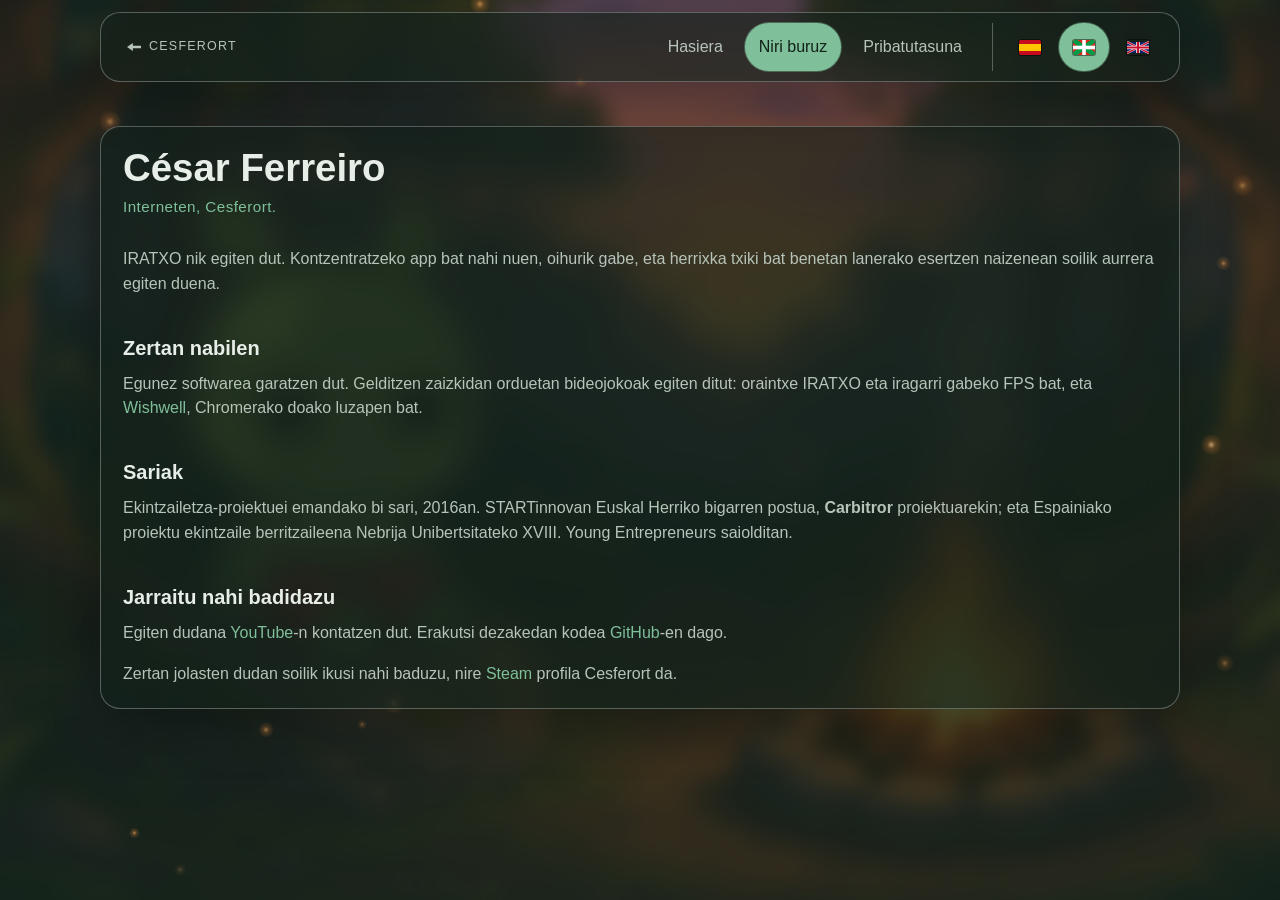
<file: about/eu.html>
<!DOCTYPE html>
<html lang="eu" translate="no">
<head>
  <meta charset="utf-8">
  <meta name="google" content="notranslate">
  <meta name="viewport" content="width=device-width, initial-scale=1">
  <title>Niri buruz</title>
  <meta name="description" content="César Ferreiro naiz. IRATXO egiten dut: kontzentratzeko app bat, eta benetan lanerako esertzen naizenean soilik hazten den herrixka bat.">
  <link rel="canonical" href="https://cesferort.github.io/iratxo-site/about/eu.html">
  <meta property="og:type" content="website">
  <meta property="og:locale" content="eu_ES">
  <meta property="og:title" content="Niri buruz - IRATXO">
  <meta property="og:description" content="César Ferreiro naiz. IRATXO egiten dut: kontzentratzeko app bat, eta benetan lanerako esertzen naizenean soilik hazten den herrixka bat.">
  <meta property="og:url" content="https://cesferort.github.io/iratxo-site/about/eu.html">
  <meta property="og:image" content="https://cesferort.github.io/iratxo-site/art/share-2026-11.jpg">
  <meta property="og:image:width" content="1200">
  <meta property="og:image:height" content="630">
  <meta property="og:image:alt" content="Dos Iratxos junto a una hoguera, en el bosque.">
  <meta name="twitter:card" content="summary_large_image">
  <link rel="icon" type="image/png" sizes="32x32" href="../art/favicon.png">
  <link rel="apple-touch-icon" href="../art/favicon.png">
  <link rel="stylesheet" href="../style.css">
</head>
<body>
  <div class="scene" aria-hidden="true"></div>
  <a class="skip" href="#edukia">Edukira joan</a>
  <header class="bar glass">
    <a class="home" href="https://cesferort.github.io/" target="_blank" rel="noopener">
      <span class="home-arrow" aria-hidden="true"></span>Cesferort
    </a>
    <input class="menu-check" id="menu-check" type="checkbox">
    <label class="menu-toggle" for="menu-check"><span class="visually-hidden">Menua</span><span class="burger" aria-hidden="true"></span></label>
    <nav class="nav" aria-label="Orriak">
      <a href="../eu.html">Hasiera</a>
      <a href="eu.html" aria-current="page">Niri buruz</a>
      <a href="../privacy/eu.html">Pribatutasuna</a>
      <span class="langs">
        <a href="es.html" lang="es" hreflang="es" class="flag flag-es" aria-label="Gaztelania"><svg class="flag-svg" viewBox="0 0 22 15" aria-hidden="true"><rect width="22" height="15" fill="#c60b1e"/><rect y="4" width="22" height="7" fill="#ffc400"/></svg></a>
        <a href="eu.html" lang="eu" aria-current="page" class="flag flag-eu" aria-label="Euskara"><svg class="flag-svg" viewBox="0 0 22 15" aria-hidden="true"><rect width="22" height="15" fill="#da291c"/><path fill="#009b48" d="M0 0h4.2L22 12.2V15h-4.2L0 2.8z"/><path fill="#009b48" d="M22 0h-4.2L0 12.2V15h4.2L22 2.8z"/><rect x="9.2" width="3.6" height="15" fill="#fff"/><rect y="5.7" width="22" height="3.6" fill="#fff"/></svg></a>
        <a href="en.html" lang="en" hreflang="en" class="flag flag-en" aria-label="Ingelesa"><svg class="flag-svg" viewBox="0 0 60 30" aria-hidden="true"><path fill="#012169" d="M0 0h60v30H0z"/><path stroke="#fff" stroke-width="6" d="M0 0l60 30m0-30L0 30"/><path stroke="#C8102E" stroke-width="4" d="M0 0l60 30m0-30L0 30"/><path stroke="#fff" stroke-width="10" d="M30 0v30M0 15h60"/><path stroke="#C8102E" stroke-width="6" d="M30 0v30M0 15h60"/></svg></a>
      </span>
    </nav>
  </header>
  <main id="edukia">
    <article class="panel glass page">
      <h1>César Ferreiro</h1>
      <p class="updated">Interneten, Cesferort.</p>
      <p>IRATXO nik egiten dut. Kontzentratzeko app bat nahi nuen, oihurik gabe, eta herrixka txiki bat benetan lanerako esertzen naizenean soilik aurrera egiten duena.</p>
      <h2>Zertan nabilen</h2>
      <p>Egunez softwarea garatzen dut. Gelditzen zaizkidan orduetan bideojokoak egiten ditut: oraintxe IRATXO eta iragarri gabeko FPS bat, eta <a href="https://github.com/Cesferort/wishwell" target="_blank" rel="noopener noreferrer">Wishwell</a>, Chromerako doako luzapen bat.</p>
      <h2>Sariak</h2>
      <p>Ekintzailetza-proiektuei emandako bi sari, 2016an. STARTinnovan Euskal Herriko bigarren postua, <strong>Carbitror</strong> proiektuarekin; eta Espainiako proiektu ekintzaile berritzaileena Nebrija Unibertsitateko XVIII. Young Entrepreneurs saiolditan.</p>
      <h2>Jarraitu nahi badidazu</h2>
      <p>Egiten dudana <a href="https://www.youtube.com/c/Cesferort" target="_blank" rel="noopener noreferrer">YouTube</a>-n kontatzen dut. Erakutsi dezakedan kodea <a href="https://github.com/Cesferort" target="_blank" rel="noopener noreferrer">GitHub</a>-en dago.</p>
      <p>Zertan jolasten dudan soilik ikusi nahi baduzu, nire <a href="https://steamcommunity.com/id/cesferort/" target="_blank" rel="noopener noreferrer">Steam</a> profila Cesferort da.</p>
    </article>
  </main>
  <script src="../embers.js"></script>
</body>
</html>
</file>
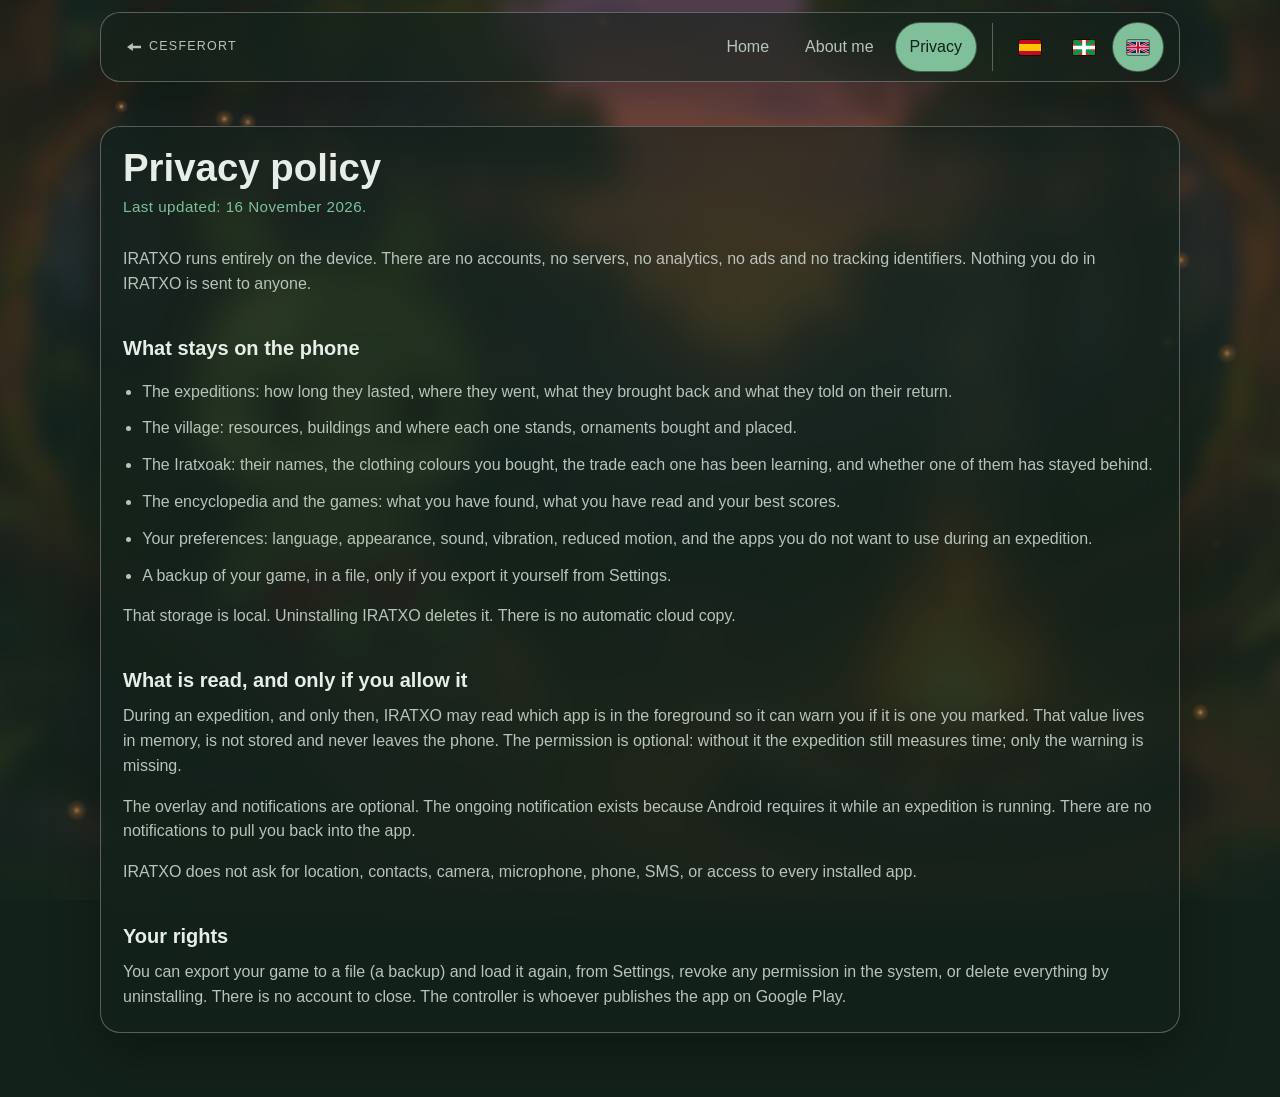
<file: privacy/en.html>
<!DOCTYPE html>
<html lang="en" translate="no">
<head>
  <meta charset="utf-8">
  <meta name="google" content="notranslate">
  <meta name="viewport" content="width=device-width, initial-scale=1">
  <title>Privacy</title>
  <meta name="description" content="IRATXO runs entirely on the device. Nothing you do in it is sent to anyone.">
  <link rel="canonical" href="https://cesferort.github.io/iratxo-site/privacy/en.html">
  <meta property="og:type" content="website">
  <meta property="og:locale" content="en_GB">
  <meta property="og:title" content="Privacy - IRATXO">
  <meta property="og:description" content="IRATXO runs entirely on the device. Nothing you do in it is sent to anyone.">
  <meta property="og:url" content="https://cesferort.github.io/iratxo-site/privacy/en.html">
  <meta property="og:image" content="https://cesferort.github.io/iratxo-site/art/share-2026-11.jpg">
  <meta property="og:image:width" content="1200">
  <meta property="og:image:height" content="630">
  <meta property="og:image:alt" content="Dos Iratxos junto a una hoguera, en el bosque.">
  <meta name="twitter:card" content="summary_large_image">
  <link rel="icon" type="image/png" sizes="32x32" href="../art/favicon.png">
  <link rel="apple-touch-icon" href="../art/favicon.png">
  <link rel="stylesheet" href="../style.css">
</head>
<body>
  <div class="scene" aria-hidden="true"></div>
  <a class="skip" href="#content">Skip to content</a>
  <header class="bar glass">
    <a class="home" href="https://cesferort.github.io/" target="_blank" rel="noopener">
      <span class="home-arrow" aria-hidden="true"></span>Cesferort
    </a>
    <input class="menu-check" id="menu-check" type="checkbox">
    <label class="menu-toggle" for="menu-check"><span class="visually-hidden">Menu</span><span class="burger" aria-hidden="true"></span></label>
    <nav class="nav" aria-label="Pages">
      <a href="../en.html">Home</a>
      <a href="../about/en.html">About me</a>
      <a href="en.html" aria-current="page">Privacy</a>
      <span class="langs">
        <a href="es.html" lang="es" hreflang="es" class="flag flag-es" aria-label="Spanish"><svg class="flag-svg" viewBox="0 0 22 15" aria-hidden="true"><rect width="22" height="15" fill="#c60b1e"/><rect y="4" width="22" height="7" fill="#ffc400"/></svg></a>
        <a href="eu.html" lang="eu" hreflang="eu" class="flag flag-eu" aria-label="Basque"><svg class="flag-svg" viewBox="0 0 22 15" aria-hidden="true"><rect width="22" height="15" fill="#da291c"/><path fill="#009b48" d="M0 0h4.2L22 12.2V15h-4.2L0 2.8z"/><path fill="#009b48" d="M22 0h-4.2L0 12.2V15h4.2L22 2.8z"/><rect x="9.2" width="3.6" height="15" fill="#fff"/><rect y="5.7" width="22" height="3.6" fill="#fff"/></svg></a>
        <a href="en.html" lang="en" aria-current="page" class="flag flag-en" aria-label="English"><svg class="flag-svg" viewBox="0 0 60 30" aria-hidden="true"><path fill="#012169" d="M0 0h60v30H0z"/><path stroke="#fff" stroke-width="6" d="M0 0l60 30m0-30L0 30"/><path stroke="#C8102E" stroke-width="4" d="M0 0l60 30m0-30L0 30"/><path stroke="#fff" stroke-width="10" d="M30 0v30M0 15h60"/><path stroke="#C8102E" stroke-width="6" d="M30 0v30M0 15h60"/></svg></a>
      </span>
    </nav>
  </header>
  <main id="content">
    <article class="panel glass page">
      <h1>Privacy policy</h1>
      <p class="updated">Last updated: 16 November 2026.</p>
      <p>IRATXO runs entirely on the device. There are no accounts, no servers, no analytics, no ads and no tracking identifiers. Nothing you do in IRATXO is sent to anyone.</p>
      <h2>What stays on the phone</h2>
      <ul>
        <li>The expeditions: how long they lasted, where they went, what they brought back and what they told on their return.</li>
        <li>The village: resources, buildings and where each one stands, ornaments bought and placed.</li>
        <li>The Iratxoak: their names, the clothing colours you bought, the trade each one has been learning, and whether one of them has stayed behind.</li>
        <li>The encyclopedia and the games: what you have found, what you have read and your best scores.</li>
        <li>Your preferences: language, appearance, sound, vibration, reduced motion, and the apps you do not want to use during an expedition.</li>
        <li>A backup of your game, in a file, only if you export it yourself from Settings.</li>
      </ul>
      <p>That storage is local. Uninstalling IRATXO deletes it. There is no automatic cloud copy.</p>
      <h2>What is read, and only if you allow it</h2>
      <p>During an expedition, and only then, IRATXO may read which app is in the foreground so it can warn you if it is one you marked. That value lives in memory, is not stored and never leaves the phone. The permission is optional: without it the expedition still measures time; only the warning is missing.</p>
      <p>The overlay and notifications are optional. The ongoing notification exists because Android requires it while an expedition is running. There are no notifications to pull you back into the app.</p>
      <p>IRATXO does not ask for location, contacts, camera, microphone, phone, SMS, or access to every installed app.</p>
      <h2>Your rights</h2>
      <p>You can export your game to a file (a backup) and load it again, from Settings, revoke any permission in the system, or delete everything by uninstalling. There is no account to close. The controller is whoever publishes the app on Google Play.</p>
    </article>
  </main>
  <script src="../embers.js"></script>
</body>
</html>
</file>
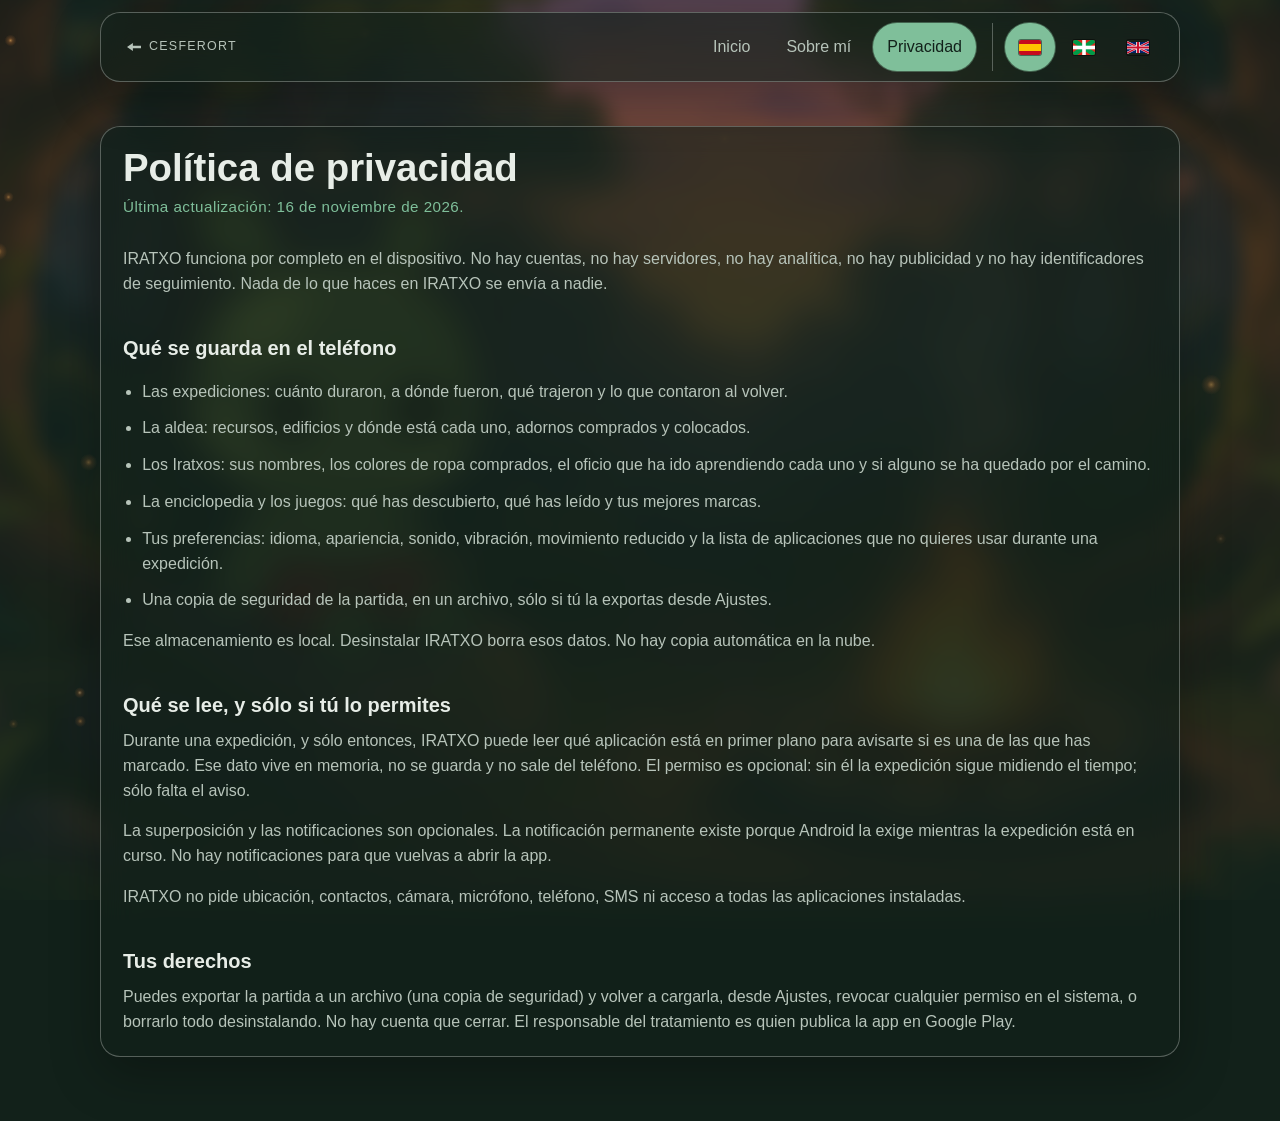
<file: privacy/es.html>
<!DOCTYPE html>
<html lang="es" translate="no">
<head>
  <meta charset="utf-8">
  <meta name="google" content="notranslate">
  <meta name="viewport" content="width=device-width, initial-scale=1">
  <title>Privacidad</title>
  <meta name="description" content="IRATXO funciona por completo en el dispositivo. Nada de lo que haces se envía a nadie.">
  <link rel="canonical" href="https://cesferort.github.io/iratxo-site/privacy/es.html">
  <meta property="og:type" content="website">
  <meta property="og:locale" content="es_ES">
  <meta property="og:title" content="Privacidad - IRATXO">
  <meta property="og:description" content="IRATXO funciona por completo en el dispositivo. Nada de lo que haces se envía a nadie.">
  <meta property="og:url" content="https://cesferort.github.io/iratxo-site/privacy/es.html">
  <meta property="og:image" content="https://cesferort.github.io/iratxo-site/art/share-2026-11.jpg">
  <meta property="og:image:width" content="1200">
  <meta property="og:image:height" content="630">
  <meta property="og:image:alt" content="Dos Iratxos junto a una hoguera, en el bosque.">
  <meta name="twitter:card" content="summary_large_image">
  <link rel="icon" type="image/png" sizes="32x32" href="../art/favicon.png">
  <link rel="apple-touch-icon" href="../art/favicon.png">
  <link rel="stylesheet" href="../style.css">
</head>
<body>
  <div class="scene" aria-hidden="true"></div>
  <a class="skip" href="#contenido">Saltar al contenido</a>
  <header class="bar glass">
    <a class="home" href="https://cesferort.github.io/" target="_blank" rel="noopener">
      <span class="home-arrow" aria-hidden="true"></span>Cesferort
    </a>
    <input class="menu-check" id="menu-check" type="checkbox">
    <label class="menu-toggle" for="menu-check"><span class="visually-hidden">Menú</span><span class="burger" aria-hidden="true"></span></label>
    <nav class="nav" aria-label="Páginas">
      <a href="../index.html">Inicio</a>
      <a href="../about/es.html">Sobre mí</a>
      <a href="es.html" aria-current="page">Privacidad</a>
      <span class="langs">
        <a href="es.html" lang="es" aria-current="page" class="flag flag-es" aria-label="Español"><svg class="flag-svg" viewBox="0 0 22 15" aria-hidden="true"><rect width="22" height="15" fill="#c60b1e"/><rect y="4" width="22" height="7" fill="#ffc400"/></svg></a>
        <a href="eu.html" lang="eu" hreflang="eu" class="flag flag-eu" aria-label="Euskera"><svg class="flag-svg" viewBox="0 0 22 15" aria-hidden="true"><rect width="22" height="15" fill="#da291c"/><path fill="#009b48" d="M0 0h4.2L22 12.2V15h-4.2L0 2.8z"/><path fill="#009b48" d="M22 0h-4.2L0 12.2V15h4.2L22 2.8z"/><rect x="9.2" width="3.6" height="15" fill="#fff"/><rect y="5.7" width="22" height="3.6" fill="#fff"/></svg></a>
        <a href="en.html" lang="en" hreflang="en" class="flag flag-en" aria-label="Inglés"><svg class="flag-svg" viewBox="0 0 60 30" aria-hidden="true"><path fill="#012169" d="M0 0h60v30H0z"/><path stroke="#fff" stroke-width="6" d="M0 0l60 30m0-30L0 30"/><path stroke="#C8102E" stroke-width="4" d="M0 0l60 30m0-30L0 30"/><path stroke="#fff" stroke-width="10" d="M30 0v30M0 15h60"/><path stroke="#C8102E" stroke-width="6" d="M30 0v30M0 15h60"/></svg></a>
      </span>
    </nav>
  </header>
  <main id="contenido">
    <article class="panel glass page">
      <h1>Política de privacidad</h1>
      <p class="updated">Última actualización: 16 de noviembre de 2026.</p>
      <p>IRATXO funciona por completo en el dispositivo. No hay cuentas, no hay servidores, no hay analítica, no hay publicidad y no hay identificadores de seguimiento. Nada de lo que haces en IRATXO se envía a nadie.</p>
      <h2>Qué se guarda en el teléfono</h2>
      <ul>
        <li>Las expediciones: cuánto duraron, a dónde fueron, qué trajeron y lo que contaron al volver.</li>
        <li>La aldea: recursos, edificios y dónde está cada uno, adornos comprados y colocados.</li>
        <li>Los Iratxos: sus nombres, los colores de ropa comprados, el oficio que ha ido aprendiendo cada uno y si alguno se ha quedado por el camino.</li>
        <li>La enciclopedia y los juegos: qué has descubierto, qué has leído y tus mejores marcas.</li>
        <li>Tus preferencias: idioma, apariencia, sonido, vibración, movimiento reducido y la lista de aplicaciones que no quieres usar durante una expedición.</li>
        <li>Una copia de seguridad de la partida, en un archivo, sólo si tú la exportas desde Ajustes.</li>
      </ul>
      <p>Ese almacenamiento es local. Desinstalar IRATXO borra esos datos. No hay copia automática en la nube.</p>
      <h2>Qué se lee, y sólo si tú lo permites</h2>
      <p>Durante una expedición, y sólo entonces, IRATXO puede leer qué aplicación está en primer plano para avisarte si es una de las que has marcado. Ese dato vive en memoria, no se guarda y no sale del teléfono. El permiso es opcional: sin él la expedición sigue midiendo el tiempo; sólo falta el aviso.</p>
      <p>La superposición y las notificaciones son opcionales. La notificación permanente existe porque Android la exige mientras la expedición está en curso. No hay notificaciones para que vuelvas a abrir la app.</p>
      <p>IRATXO no pide ubicación, contactos, cámara, micrófono, teléfono, SMS ni acceso a todas las aplicaciones instaladas.</p>
      <h2>Tus derechos</h2>
      <p>Puedes exportar la partida a un archivo (una copia de seguridad) y volver a cargarla, desde Ajustes, revocar cualquier permiso en el sistema, o borrarlo todo desinstalando. No hay cuenta que cerrar. El responsable del tratamiento es quien publica la app en Google Play.</p>
    </article>
  </main>
  <script src="../embers.js"></script>
</body>
</html>
</file>
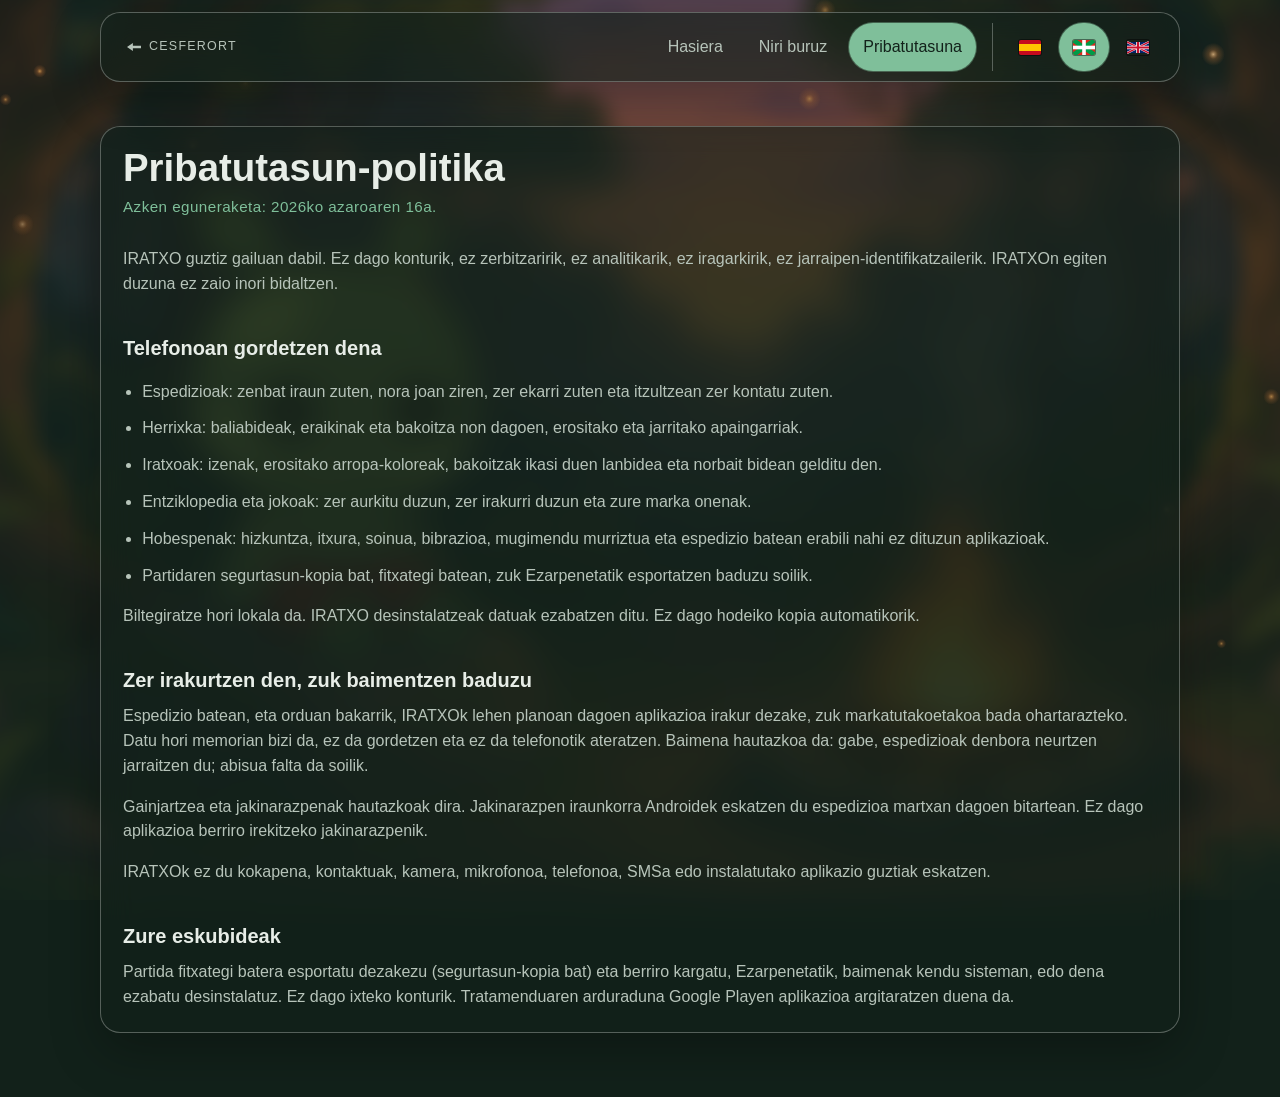
<file: privacy/eu.html>
<!DOCTYPE html>
<html lang="eu" translate="no">
<head>
  <meta charset="utf-8">
  <meta name="google" content="notranslate">
  <meta name="viewport" content="width=device-width, initial-scale=1">
  <title>Pribatutasuna</title>
  <meta name="description" content="IRATXO guztiz gailuan dabil. Egiten duzuna ez zaio inori bidaltzen.">
  <link rel="canonical" href="https://cesferort.github.io/iratxo-site/privacy/eu.html">
  <meta property="og:type" content="website">
  <meta property="og:locale" content="eu_ES">
  <meta property="og:title" content="Pribatutasuna - IRATXO">
  <meta property="og:description" content="IRATXO guztiz gailuan dabil. Egiten duzuna ez zaio inori bidaltzen.">
  <meta property="og:url" content="https://cesferort.github.io/iratxo-site/privacy/eu.html">
  <meta property="og:image" content="https://cesferort.github.io/iratxo-site/art/share-2026-11.jpg">
  <meta property="og:image:width" content="1200">
  <meta property="og:image:height" content="630">
  <meta property="og:image:alt" content="Dos Iratxos junto a una hoguera, en el bosque.">
  <meta name="twitter:card" content="summary_large_image">
  <link rel="icon" type="image/png" sizes="32x32" href="../art/favicon.png">
  <link rel="apple-touch-icon" href="../art/favicon.png">
  <link rel="stylesheet" href="../style.css">
</head>
<body>
  <div class="scene" aria-hidden="true"></div>
  <a class="skip" href="#edukia">Edukira joan</a>
  <header class="bar glass">
    <a class="home" href="https://cesferort.github.io/" target="_blank" rel="noopener">
      <span class="home-arrow" aria-hidden="true"></span>Cesferort
    </a>
    <input class="menu-check" id="menu-check" type="checkbox">
    <label class="menu-toggle" for="menu-check"><span class="visually-hidden">Menua</span><span class="burger" aria-hidden="true"></span></label>
    <nav class="nav" aria-label="Orriak">
      <a href="../eu.html">Hasiera</a>
      <a href="../about/eu.html">Niri buruz</a>
      <a href="eu.html" aria-current="page">Pribatutasuna</a>
      <span class="langs">
        <a href="es.html" lang="es" hreflang="es" class="flag flag-es" aria-label="Gaztelania"><svg class="flag-svg" viewBox="0 0 22 15" aria-hidden="true"><rect width="22" height="15" fill="#c60b1e"/><rect y="4" width="22" height="7" fill="#ffc400"/></svg></a>
        <a href="eu.html" lang="eu" aria-current="page" class="flag flag-eu" aria-label="Euskara"><svg class="flag-svg" viewBox="0 0 22 15" aria-hidden="true"><rect width="22" height="15" fill="#da291c"/><path fill="#009b48" d="M0 0h4.2L22 12.2V15h-4.2L0 2.8z"/><path fill="#009b48" d="M22 0h-4.2L0 12.2V15h4.2L22 2.8z"/><rect x="9.2" width="3.6" height="15" fill="#fff"/><rect y="5.7" width="22" height="3.6" fill="#fff"/></svg></a>
        <a href="en.html" lang="en" hreflang="en" class="flag flag-en" aria-label="Ingelesa"><svg class="flag-svg" viewBox="0 0 60 30" aria-hidden="true"><path fill="#012169" d="M0 0h60v30H0z"/><path stroke="#fff" stroke-width="6" d="M0 0l60 30m0-30L0 30"/><path stroke="#C8102E" stroke-width="4" d="M0 0l60 30m0-30L0 30"/><path stroke="#fff" stroke-width="10" d="M30 0v30M0 15h60"/><path stroke="#C8102E" stroke-width="6" d="M30 0v30M0 15h60"/></svg></a>
      </span>
    </nav>
  </header>
  <main id="edukia">
    <article class="panel glass page">
      <h1>Pribatutasun-politika</h1>
      <p class="updated">Azken eguneraketa: 2026ko azaroaren 16a.</p>
      <p>IRATXO guztiz gailuan dabil. Ez dago konturik, ez zerbitzaririk, ez analitikarik, ez iragarkirik, ez jarraipen-identifikatzailerik. IRATXOn egiten duzuna ez zaio inori bidaltzen.</p>
      <h2>Telefonoan gordetzen dena</h2>
      <ul>
        <li>Espedizioak: zenbat iraun zuten, nora joan ziren, zer ekarri zuten eta itzultzean zer kontatu zuten.</li>
        <li>Herrixka: baliabideak, eraikinak eta bakoitza non dagoen, erositako eta jarritako apaingarriak.</li>
        <li>Iratxoak: izenak, erositako arropa-koloreak, bakoitzak ikasi duen lanbidea eta norbait bidean gelditu den.</li>
        <li>Entziklopedia eta jokoak: zer aurkitu duzun, zer irakurri duzun eta zure marka onenak.</li>
        <li>Hobespenak: hizkuntza, itxura, soinua, bibrazioa, mugimendu murriztua eta espedizio batean erabili nahi ez dituzun aplikazioak.</li>
        <li>Partidaren segurtasun-kopia bat, fitxategi batean, zuk Ezarpenetatik esportatzen baduzu soilik.</li>
      </ul>
      <p>Biltegiratze hori lokala da. IRATXO desinstalatzeak datuak ezabatzen ditu. Ez dago hodeiko kopia automatikorik.</p>
      <h2>Zer irakurtzen den, zuk baimentzen baduzu</h2>
      <p>Espedizio batean, eta orduan bakarrik, IRATXOk lehen planoan dagoen aplikazioa irakur dezake, zuk markatutakoetakoa bada ohartarazteko. Datu hori memorian bizi da, ez da gordetzen eta ez da telefonotik ateratzen. Baimena hautazkoa da: gabe, espedizioak denbora neurtzen jarraitzen du; abisua falta da soilik.</p>
      <p>Gainjartzea eta jakinarazpenak hautazkoak dira. Jakinarazpen iraunkorra Androidek eskatzen du espedizioa martxan dagoen bitartean. Ez dago aplikazioa berriro irekitzeko jakinarazpenik.</p>
      <p>IRATXOk ez du kokapena, kontaktuak, kamera, mikrofonoa, telefonoa, SMSa edo instalatutako aplikazio guztiak eskatzen.</p>
      <h2>Zure eskubideak</h2>
      <p>Partida fitxategi batera esportatu dezakezu (segurtasun-kopia bat) eta berriro kargatu, Ezarpenetatik, baimenak kendu sisteman, edo dena ezabatu desinstalatuz. Ez dago ixteko konturik. Tratamenduaren arduraduna Google Playen aplikazioa argitaratzen duena da.</p>
    </article>
  </main>
  <script src="../embers.js"></script>
</body>
</html>
</file>
<file: style.css>
:root {
  color-scheme: dark;
  --night: #12211a;
  --mist: #e7ede7;
  --muted: #b7c4ba;
  --lichen: #7fbf9a;
  --bark: rgba(142, 150, 144, 0.55);
  --glass: rgba(18, 33, 26, 0.62);
  --glass-strong: rgba(18, 33, 26, 0.78);
  --hearth: #e0a458;
  --radius: 20px;
  --shadow: 0 18px 50px rgba(0, 0, 0, 0.28);
  font-family: "Segoe UI", "Helvetica Neue", sans-serif;
}

* { box-sizing: border-box; }

html { scroll-behavior: smooth; }

body {
  margin: 0;
  min-height: 100vh;
  padding-top: 12px;
  color: var(--mist);
  background: var(--night);
  line-height: 1.55;
}

.scene {
  position: fixed;
  inset: 0;
  z-index: -2;
  overflow: hidden;
  pointer-events: none;
}

#embers {
  position: fixed;
  inset: 0;
  z-index: -1;
  pointer-events: none;
}

.scene::before {
  content: "";
  position: absolute;
  inset: -48px;
  background:
    linear-gradient(180deg, rgba(18, 33, 26, 0.45), rgba(18, 33, 26, 0.78)),
    url("art/clearing.jpg") center / cover no-repeat;
  filter: blur(10px);
}

.skip {
  position: absolute;
  left: 12px;
  top: 12px;
  padding: 8px 12px;
  background: var(--night);
  color: var(--mist);
  z-index: 5;
  transform: translateY(-150%);
}

.skip:focus { transform: none; }

.visually-hidden {
  position: absolute;
  width: 1px;
  height: 1px;
  padding: 0;
  margin: -1px;
  overflow: hidden;
  clip: rect(0, 0, 0, 0);
  white-space: nowrap;
  border: 0;
}

/* El enlace al sitio padre va a la izquierda y separado del resto: no es una
   página hermana de ésta, se sale del sitio. Mezclarlo con la lista dejaría
   «Inicio» sin un referente claro. */
.home {
  display: inline-flex;
  align-items: center;
  gap: 8px;
  margin-right: auto;
  min-height: 48px;
  padding: 0 14px 0 10px;
  color: var(--muted);
  text-decoration: none;
  letter-spacing: 0.1em;
  text-transform: uppercase;
  font-size: 0.78rem;
  transition: color 220ms ease;
}

.home:hover { color: var(--lichen); }

.home-arrow {
  width: 14px;
  height: 8px;
  background: currentColor;
  clip-path: polygon(0 50%, 42% 0, 42% 34%, 100% 34%, 100% 66%, 42% 66%, 42% 100%);
}

/* Barra fija, en una sola línea y alineada a la derecha. */
.bar {
  position: sticky;
  top: 0;
  z-index: 2;
  display: flex;
  flex-wrap: wrap;
  align-items: center;
  justify-content: flex-end;
  gap: 4px 8px;
  width: min(1080px, calc(100% - 32px));
  margin: 0 auto;
  padding: 10px 16px;
}

.menu-check {
  position: absolute;
  width: 1px;
  height: 1px;
  padding: 0;
  margin: -1px;
  overflow: hidden;
  clip: rect(0, 0, 0, 0);
  white-space: nowrap;
  border: 0;
}

.menu-toggle {
  display: none;
}

@media (min-width: 801px) {
  .menu-check { display: none; }
}

.burger {
  position: relative;
  display: block;
  width: 18px;
  height: 2px;
  background: var(--mist);
}

.burger::before,
.burger::after {
  content: "";
  position: absolute;
  left: 0;
  width: 18px;
  height: 2px;
  background: var(--mist);
}

.burger::before { top: -6px; }
.burger::after { top: 6px; }

.nav {
  display: flex;
  flex-wrap: wrap;
  align-items: center;
  justify-content: flex-end;
  gap: 4px 8px;
}

.nav a,
.langs a {
  color: var(--muted);
  text-decoration: none;
  min-height: 48px;
  display: inline-flex;
  align-items: center;
  padding: 0 14px;
  border-radius: 999px;
  background: transparent;
  transition: color 220ms ease, background-color 220ms ease, box-shadow 220ms ease;
}

.nav a:hover,
.langs a:hover {
  color: var(--mist);
  background: rgba(127, 191, 154, 0.16);
}

.nav a[aria-current="page"],
.langs a[aria-current="page"] {
  color: var(--night);
  background: var(--lichen);
  box-shadow: 0 0 0 1px rgba(127, 191, 154, 0.4);
}

.nav a[aria-current="page"]:hover,
.langs a[aria-current="page"]:hover {
  color: var(--night);
  background: #9dcfb4;
}

.langs {
  display: inline-flex;
  gap: 4px;
  margin-left: 8px;
  padding-left: 12px;
  border-left: 1px solid var(--bark);
}

main {
  width: min(1080px, calc(100% - 32px));
  margin: 0 auto;
  padding: 28px 0 64px;
}

.hero {
  display: grid;
  grid-template-columns: 1.1fr 0.9fr;
  gap: 28px;
  align-items: center;
  margin-top: 28px;
}

.hero-copy { padding: 28px 28px 32px; }

.eyebrow {
  margin: 0 0 8px;
  color: var(--lichen);
  letter-spacing: 0.04em;
  font-size: 0.95rem;
}

h1 {
  margin: 0;
  font-size: clamp(2.4rem, 6vw, 4.2rem);
  font-weight: 650;
  letter-spacing: 0.12em;
  line-height: 1;
}

.page h1 {
  font-size: clamp(1.8rem, 4vw, 2.4rem);
  letter-spacing: 0;
  margin-bottom: 12px;
}

.lead {
  margin: 16px 0 0;
  font-size: 1.35rem;
  max-width: 28rem;
}

.plain {
  margin: 16px 0 0;
  max-width: 38rem;
  color: var(--muted);
}

.hero-art {
  width: min(100%, 420px);
  justify-self: center;
  filter: drop-shadow(0 18px 24px rgba(0, 0, 0, 0.35));
  animation: float 7s ease-in-out infinite;
}

.cards {
  display: grid;
  grid-template-columns: repeat(auto-fit, minmax(210px, 1fr));
  gap: 16px;
  margin-top: 28px;
}

article h2,
.panel h2 {
  display: flex;
  align-items: center;
  gap: 10px;
  margin: 0 0 8px;
  font-size: 1.25rem;
  font-weight: 650;
}

h2 svg {
  width: 28px;
  height: 28px;
  flex: none;
  color: var(--lichen);
}

article p,
.panel p,
.panel li { margin: 0; color: var(--muted); }

article p + p,
.panel p + p,
.panel ul { margin-top: 10px; }

.panel { margin-top: 16px; padding: 28px; }

article.page {
  padding: 36px 40px 48px;
}

article.page h1 { margin-bottom: 8px; }

article.page .updated {
  margin: 0 0 28px;
  color: var(--lichen);
  letter-spacing: 0.03em;
  font-size: 0.95rem;
}

article.page h2 {
  display: block;
  margin-top: 36px;
}

article.page p + p,
article.page ul { margin-top: 16px; }

article.page ul {
  display: grid;
  gap: 12px;
}

article.page li { margin: 0; }

.panel ul { padding-left: 1.2rem; }

.panel a {
  color: var(--lichen);
  text-decoration: none;
  transition: color 220ms ease;
}

.panel a:hover { color: var(--mist); }

footer a {
  color: var(--muted);
  text-decoration: none;
  transition: color 220ms ease;
}

footer a:hover { color: var(--mist); }

footer {
  width: min(1080px, calc(100% - 32px));
  margin: 0 auto 32px;
  color: var(--muted);
  font-size: 0.95rem;
}

.glass {
  background: var(--glass);
  border: 1px solid var(--bark);
  border-radius: var(--radius);
  box-shadow: var(--shadow);
  backdrop-filter: blur(16px);
}

/* `both` fija el fotograma 0% mientras la animación sigue pendiente, y en una
   pestaña que aún no compone eso deja el bloque invisible hasta que algo
   fuerza un repintado. Con la opacidad declarada aparte y `forwards`, lo peor
   que puede pasar es que no anime. */
article.glass,
.hero-copy,
.shots figure {
  opacity: 1;
  animation: rise 700ms ease forwards;
}

.cards article:nth-child(2) { animation-delay: 80ms; }
.cards article:nth-child(3) { animation-delay: 160ms; }

/* Las cajas no se mueven al pasar por encima: ninguna lleva a ningún sitio, y moverse
   prometería que se puede pulsar. Sólo cambia la luz. */
.glass {
  transition:
    border-color 240ms ease,
    background-color 240ms ease,
    box-shadow 240ms ease;
}

article.glass,
.hero-copy {
  padding: 22px;
}

.hero-copy { padding: 28px 28px 32px; }

main .glass:hover {
  border-color: rgba(127, 191, 154, 0.85);
  background: rgba(28, 48, 38, 0.72);
  box-shadow: 0 22px 48px rgba(0, 0, 0, 0.34);
}


/* Capturas reales de la app, recortadas para quitar la barra de estado y la de
   navegación del sistema. Van en una tira horizontal con scroll-snap: se pasan
   con el dedo, la rueda o el teclado, y en pantallas anchas caben las cuatro a
   la vez, sin nada que pasar. El alto de cada captura se ata a la altura de la
   ventana para que la sección siguiente siempre asome por debajo. */
.shots {
  position: relative;
  margin-top: 28px;
}

.shot-row {
  position: relative;
}

.shot-stage {
  --shot-w: min(220px, calc((100vh - 220px) * 760 / 1537), 62vw);
  display: flex;
  gap: 16px;
  overflow-x: auto;
  overscroll-behavior-x: contain;
  scroll-snap-type: x mandatory;
  scroll-padding-inline: 0;
  scrollbar-width: none;
  padding: 4px 2px 8px;
  border-radius: var(--radius);
}

.shot-stage::-webkit-scrollbar { display: none; }

.shot-stage figure {
  flex: 1 0 calc(var(--shot-w) + 32px);
  min-width: calc(var(--shot-w) + 32px);
  margin: 0;
  padding: 16px 16px 4px;
  text-align: center;
  scroll-snap-align: center;
}

.shots img {
  display: block;
  width: var(--shot-w);
  max-width: 100%;
  height: auto;
  margin: 0 auto;
  aspect-ratio: 760 / 1537;
  border-radius: 14px;
  border: 1px solid var(--bark);
}

.shots figcaption {
  padding: 12px 4px 14px;
  color: var(--muted);
  font-size: 0.95rem;
}

/* Flechas y puntos sólo aparecen cuando la tira se desborda (lo decide
   capturas.js con la clase `is-scroll`). */
.shot-nav,
.shot-dots { display: none; }

.shots.is-scroll .shot-nav,
.shots.is-scroll .shot-dots { display: flex; }

.shot-nav {
  position: absolute;
  top: 50%;
  z-index: 1;
  align-items: center;
  justify-content: center;
  width: 48px;
  height: 48px;
  padding: 0;
  border: 1px solid var(--bark);
  border-radius: 999px;
  background: var(--glass-strong);
  color: var(--mist);
  cursor: pointer;
  transform: translateY(-50%);
  backdrop-filter: blur(10px);
  transition: opacity 200ms ease, border-color 200ms ease;
}

.shot-nav[data-prev] { left: -8px; }
.shot-nav[data-next] { right: -8px; }

.shot-nav::before {
  content: "";
  display: block;
  width: 9px;
  height: 9px;
  border-left: 2px solid currentColor;
  border-bottom: 2px solid currentColor;
}

.shot-nav[data-prev]::before { transform: translateX(2px) rotate(45deg); }
.shot-nav[data-next]::before { transform: translateX(-2px) rotate(-135deg); }

.shot-nav:hover { border-color: var(--lichen); }

.shot-nav:disabled {
  opacity: 0;
  pointer-events: none;
}

.shot-dots {
  justify-content: center;
  gap: 4px;
  margin-top: 8px;
}

/* El botón mide 32px para el dedo; el punto que se ve es el ::before. */
.shot-dots button {
  display: flex;
  align-items: center;
  justify-content: center;
  width: 32px;
  height: 32px;
  padding: 0;
  border: 0;
  background: none;
  cursor: pointer;
}

.shot-dots button::before {
  content: "";
  width: 10px;
  height: 10px;
  border-radius: 999px;
  background: rgba(231, 237, 231, 0.35);
  transition: background-color 200ms ease, width 200ms ease;
}

.shot-dots button[aria-current="true"]::before {
  width: 22px;
  background: var(--lichen);
}

/* Botón de la tienda. `.cta-soon` es el mismo botón apagado, mientras la app no esté publicada. */
.store { margin: 20px 0 0; }

.cta {
  display: inline-flex;
  align-items: center;
  justify-content: center;
  min-height: 48px;
  padding: 0 22px;
  border-radius: 999px;
  background: var(--lichen);
  color: var(--night);
  font-weight: 650;
  text-decoration: none;
  border: 1px solid transparent;
  transition: background-color 220ms ease, box-shadow 220ms ease;
}

.cta:hover { background: #9dcfb4; }

.cta-soon {
  background: rgba(127, 191, 154, 0.14);
  border-color: var(--bark);
  color: var(--muted);
  font-weight: 600;
  cursor: default;
}

.store-note {
  margin: 8px 0 0;
  color: var(--muted);
  font-size: 0.9rem;
}

:focus-visible {
  outline: 2px solid var(--lichen);
  outline-offset: 3px;
}

@keyframes float {
  0%, 100% { transform: translateY(0); }
  50% { transform: translateY(-8px); }
}

@keyframes rise {
  from { opacity: 0; transform: translateY(12px); }
  to { opacity: 1; transform: none; }
}

@media (max-width: 800px) {
  .hero,
  .cards { grid-template-columns: 1fr; }
  body { padding-top: 0; }
  .bar { top: 0; width: 100%; margin: 0; border-radius: 0; padding: 6px 8px; }
  .menu-toggle {
    display: inline-flex;
    align-items: center;
    justify-content: center;
    width: 48px;
    height: 48px;
    margin-left: auto;
    border-radius: 999px;
    cursor: pointer;
  }
  .nav {
    display: none;
    flex-basis: 100%;
    flex-direction: column;
    align-items: stretch;
    padding: 4px 0 8px;
  }
  .menu-check:checked ~ .nav { display: flex; }
  .menu-check:focus-visible + .menu-toggle {
    outline: 2px solid var(--lichen);
    outline-offset: 3px;
  }
  .menu-check:checked + .menu-toggle .burger { background: transparent; }
  .menu-check:checked + .menu-toggle .burger::before { top: 0; transform: rotate(45deg); }
  .menu-check:checked + .menu-toggle .burger::after { top: 0; transform: rotate(-45deg); }
  .home { font-size: 0.72rem; padding-left: 6px; }
  .langs {
    flex-basis: auto;
    justify-content: flex-start;
    width: 100%;
    margin: 4px 0 0;
    padding: 8px 0 0;
    border-left: 0;
    border-top: 1px solid var(--bark);
  }
  article.page { padding: 24px 20px 36px; }
}

@media (prefers-reduced-motion: reduce) {
  html { scroll-behavior: auto; }
  .hero-art,
  article.glass,
  .hero-copy,
  .shots figure { animation: none; }
  }

/* Idioma: la bandera, no las siglas. */
.langs a.flag .flag-svg {
  width: 22px;
  height: 15px;
  display: block;
  border-radius: 2px;
  box-shadow: 0 0 0 1px rgba(0, 0, 0, 0.45);
}
</file>
